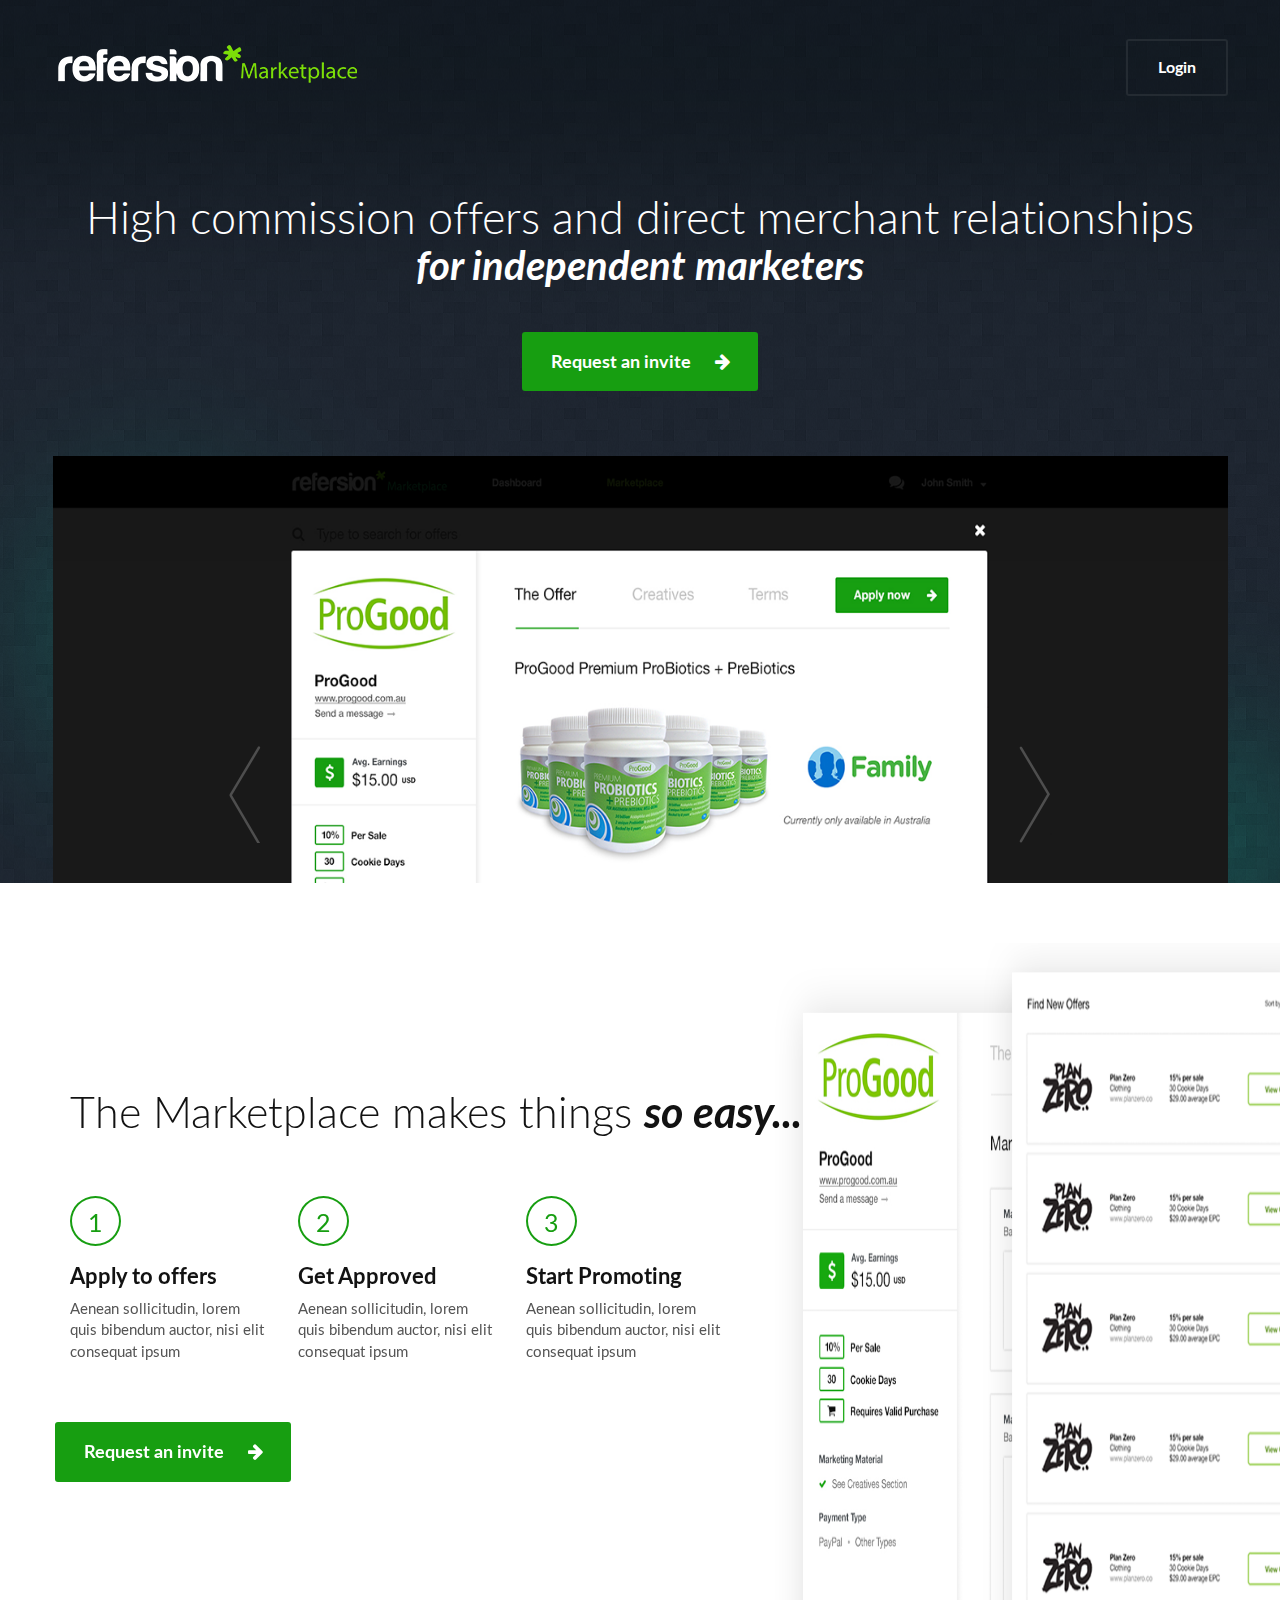
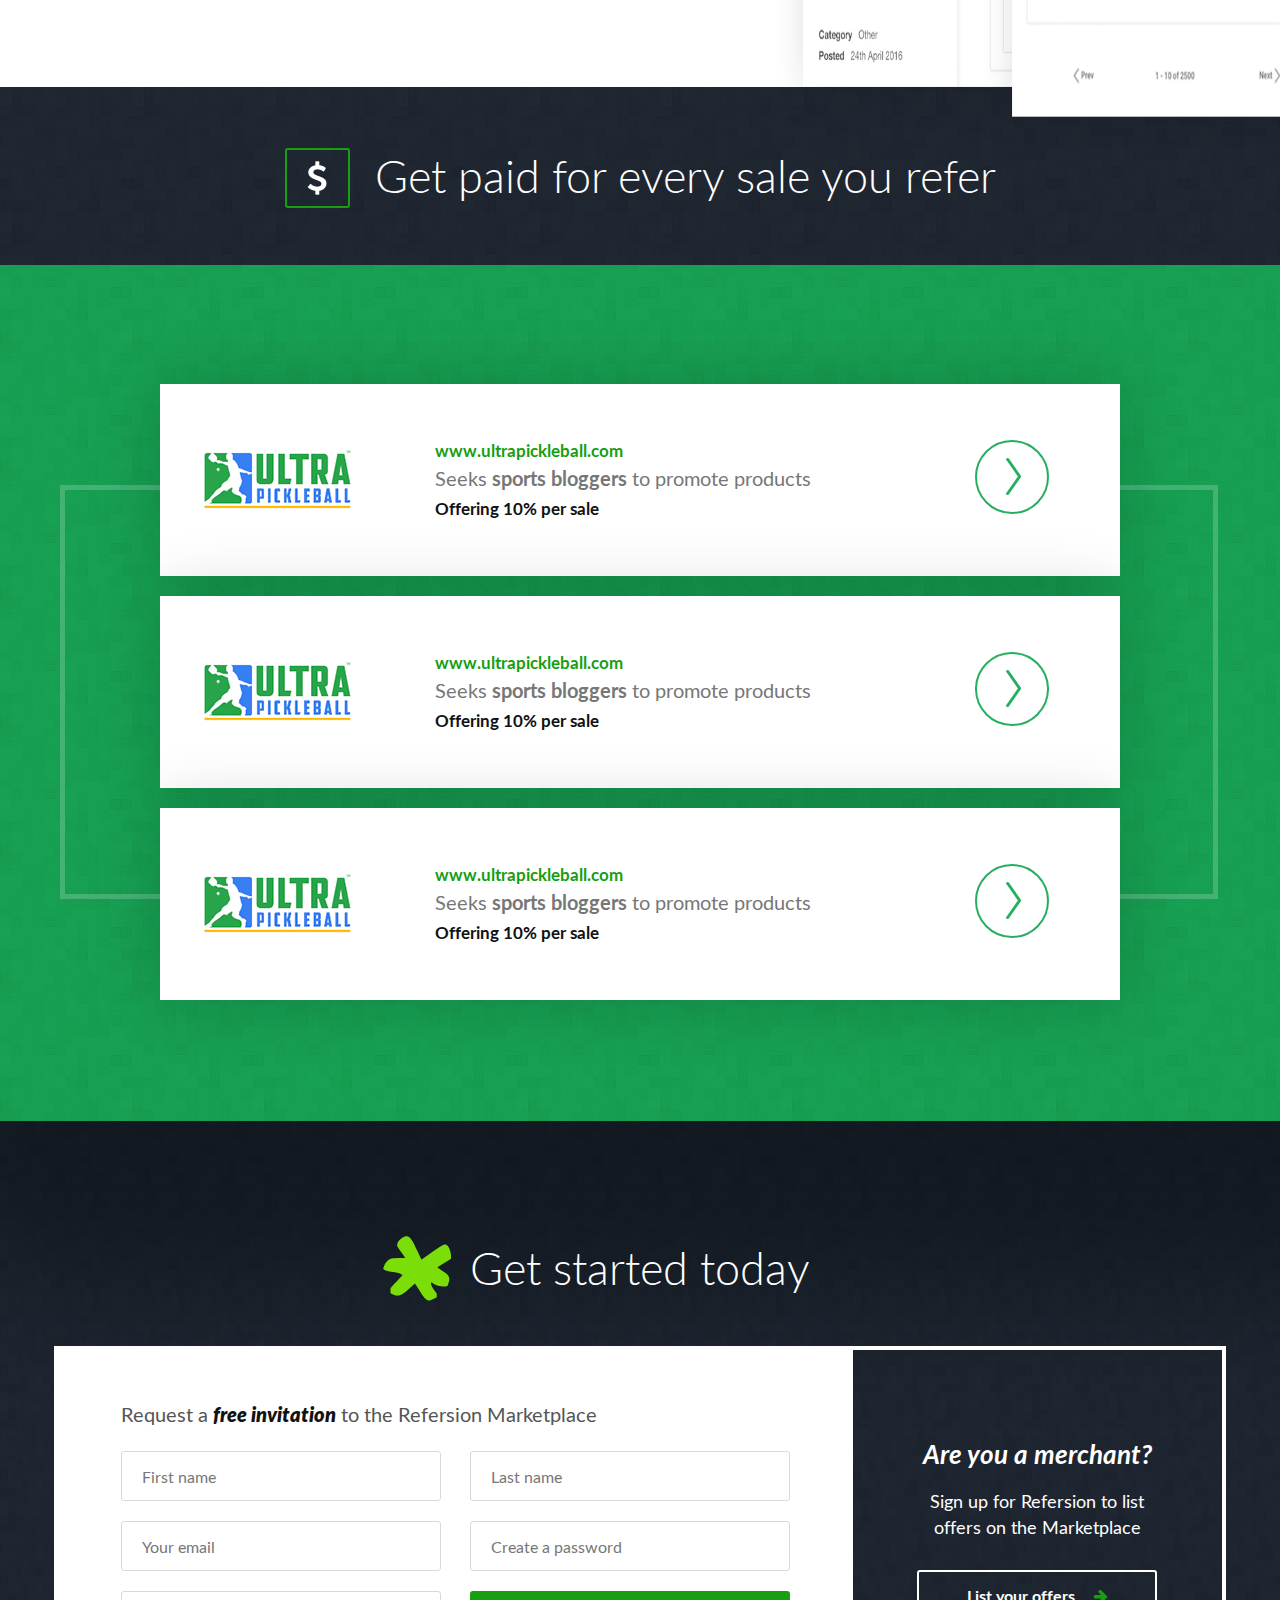
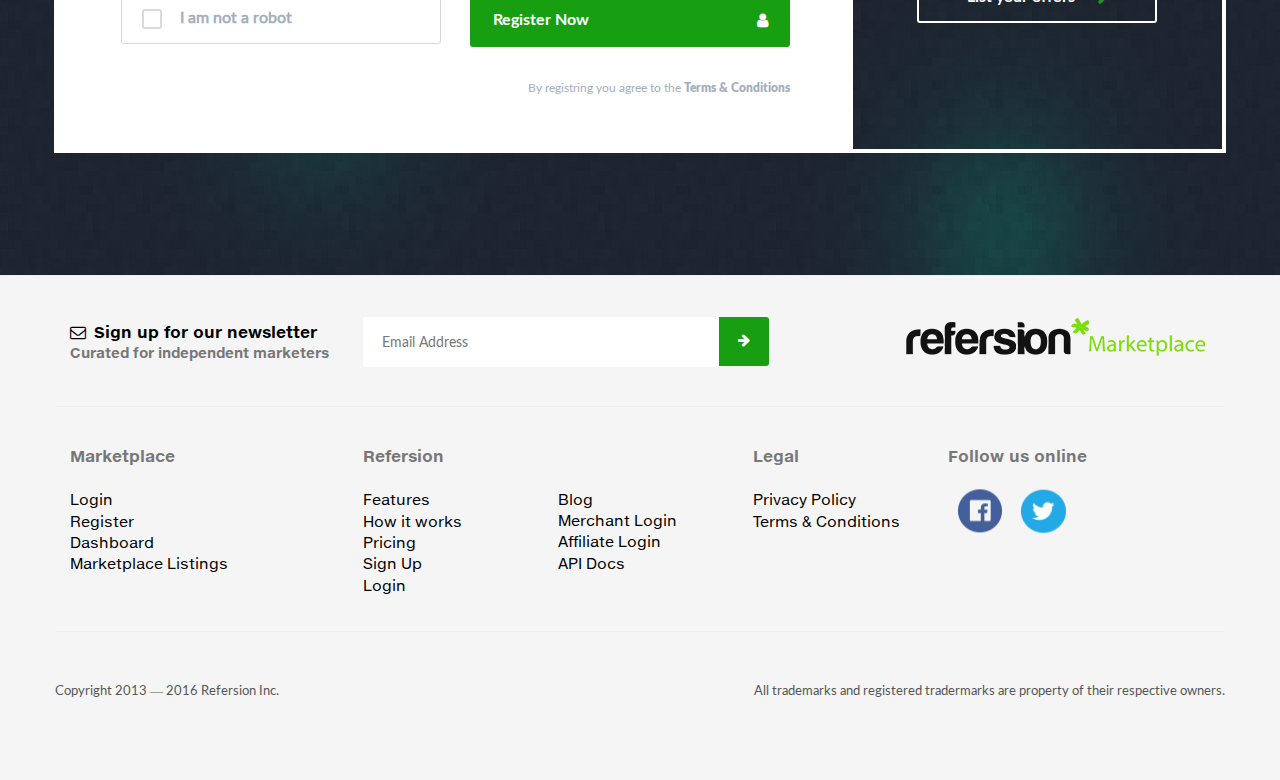
<file: app/index.html>
<!DOCTYPE html>
  <html>
  <head>
    <meta charset="utf-8" />
    <title>Refersion</title>
    <meta http-equiv="X-UA-Compatible" content="IE=edge" />
    <meta name="viewport" content="width=device-width, initial-scale=1.0" />
    <link rel="stylesheet" href="css/bootstrap.min.css">
    <link rel="stylesheet" type="text/css" href="css/footer.css">
    <link rel="stylesheet" href="css/main.css"/>
    <link rel="stylesheet" href="css/slick.css">
    <link rel="stylesheet" href="css/fonts.css">
    <link rel="stylesheet" href="https://cdnjs.cloudflare.com/ajax/libs/font-awesome/4.6.3/css/font-awesome.min.css">
  </head>
  <body>
    <div class="wrapper">
      <div class="top-block">
        <header class="header clearfix">
          <div class="wrap-logo">
            <a href="#"><img src="img/logo.png" alt="logo" class="logo"></a>
            <strong>Refersion</strong>
          </div>
          <div class="hamburger icon-close">
            <button class="toggle_mnu hamburger">
              <span class="sandwich">
                <span class="sw-topper"></span>
                <span class="sw-bottom"></span>
                <span class="sw-footer"></span>
              </span>
            </button>
          </div>
          <nav class="top_mnu">
            <ul>
              <li><a href="#">Login</a></li>
            </ul>
          </nav>
          <div class="login-button">
            <a href="#" class="login-link">Login</a>
          </div>
        </header><!--Header finish-->  
        <div class="main-top-block clearfix">
          <h1 class="title">High commission offers and direct merchant relationships</h1>
          <h2 class="subtitle">for independent marketers</h2>
          <div class="request-button">
            <a href="#" class="request-link">Request an invite<i class="fa fa-arrow-right arrow-right" aria-hidden="true"></i></a>
          </div>
        </div>
        <div class="slider-wrapper">
          <div class="slider single-item home__slideshow-desctop">
            <div><img class="slider-image first-image" alt="slider-image" src="img/slider-image.png"/></div>
            <div><img class="slider-image second-image" alt="slider-image" src="img/slider-image.png"/></div>
            <div><img class="slider-image thirt-image" alt="slider-image" src="img/slider-image.png"/></div>
          </div>
          <div class="slider clearfix single-item home__slideshow-mobile">
            <div><img alt="slider-image" src="img/slider-image-mobile.png"/></div>
            <div><img alt="slider-image" src="img/slider-image-mobile.png"/></div>
            <div><img alt="slider-image" src="img/slider-image-mobile.png"/></div>
          </div>
        </div>
      </div><!--Top block finish-->
      <div class="how-it-work ">
        <div class="how-it-work-content container">
          <h2 class="marketplace-title ">The Marketplace makes things <span>so easy...</span></h2>      
          <div class="marketplace-info row">
            <div class="col-sm-4 step">
              <div class="number-step">1</div>
              <h4 class="step-subtitle">Apply to offers</h4>
              <p class="step-info">Aenean sollicitudin, lorem quis bibendum auctor, nisi elit consequat ipsum</p>
            </div>
            <div class="col-sm-4 step">
              <div class="number-step">2</div>
              <h4 class="step-subtitle">Get Approved</h4>
              <p class="step-info">Aenean sollicitudin, lorem quis bibendum auctor, nisi elit consequat ipsum</p>
            </div>
            <div class="col-sm-4 step">
              <div class="number-step">3</div>
              <h4 class="step-subtitle">Start Promoting</h4>
              <p class="step-info">Aenean sollicitudin, lorem quis bibendum auctor, nisi elit consequat ipsum</p>
            </div>
            <a href="#" class="request-link step-button clearfix">
              Request an invite<i class="fa fa-arrow-right arrow-right" aria-hidden="true"></i>
            </a>
          </div>
        </div>
        <img src="img/how-it-work.png" alt="image" class="how-it-work-image">
      </div><!--How-it-work finish-->
      <div class="paid-block clearfix">
        <div class="wrap-paid clearfix">
          <div class="paid"><div class="paid-icon"><img src="img/dollar-icon.png" alt="dollar-icon"></div>Get paid for every sale you refer</div>
        </div>  
      </div>  <!--Paid block finish-->
      <div class="discount-block">
        <div class="discount-content container">
          <div class="first-discount row">
            <div class="discount-logo col-sm-3">
              <img src="img/discount-logo.png" alt="discount-logo">
            </div>
            <div class="discount-info col-sm-7">
              <a href="http:www.ultrapickleball.com" target="_blank" class="discount-link">www.ultrapickleball.com</a>
              <p class="discount-description">Seeks <span>sports bloggers</span> to promote products</p>
              <span class="discount-offering">Offering 10% per sale</span>
            </div>
            <div class="col-sm-2">
              <a href="#" class="right-button"></a>
            </div>
          </div>
          <div class="first-discount second-discount row">
            <div class="discount-logo col-sm-3">
              <img src="img/discount-logo.png" alt="discount-logo">
            </div>
            <div class="discount-info col-sm-7">
              <a href="http:/www.ultrapickleball.com" target="_blank" class="discount-link">www.ultrapickleball.com</a>
              <p class="discount-description">Seeks <span>sports bloggers</span> to promote products</p>
              <span class="discount-offering">Offering 10% per sale</span>
            </div>
            <div class="col-sm-2">
              <a href="#" class="right-button"></a>
            </div>
          </div>
          <div class="first-discount second-discount last-discount row">
            <div class="discount-logo col-sm-3">
              <img src="img/discount-logo.png" alt="discount-logo">
            </div>
            <div class="discount-info col-sm-7">
              <a href="http:www.ultrapickleball.com" target="_blank" class="discount-link">www.ultrapickleball.com</a>
              <p class="discount-description">Seeks <span>sports bloggers</span> to promote products</p>
              <span class="discount-offering">Offering 10% per sale</span>
            </div>
            <div class="col-sm-2">
              <a href="#" class="right-button"></a>
            </div>
          </div>                
        </div>
      </div><!--Discount block finish-->
      <div class="start-block clearfix">
        
        <h4 class="start-title">Get started today</h4>
        <div class="wrapper-start-block clearfix">
        <div class="container form">
          <div class="row form-content">
            <h4 class="form-title">Request a <span>free invitation</span> to the Refersion Marketplace</h4>
            <div class="col-sm-12 first-form">
              <form class="first-form" action="get">
                <input type="text" class="name" placeholder="First name">
                <input type="text" placeholder="Last name">
                <input type="text" class="email-input"  placeholder="Your email">
                <input type="text" placeholder="Create a password">
                <div class="check clearfix">
                  <input class="checkbox" type="checkbox" name="check" value="check1"><label for="check1" class="check-text">I am not a robot</label>
                </div>
                <a href="#" class="register-button clearfix">
                  Register Now<i class="fa fa-user right-icon" aria-hidden="true"></i>
                </a>
              </form>
              <span class="tip clearfix">By registring you agree to the <a href="#" class="conditions">Terms & Conditions</a></span>
              </div>
            </div>
          </div>
            <div class="subscription">
              <h3 class="subscription-title">Are you a merchant?</h3>
              <p class="subscription-subtitle">Sign up for Refersion to list offers on the Marketplace</p>
              <a href="#" class="subscription-link">List your offers<i class="fa fa-arrow-right arrow-offer" aria-hidden="true"></i></a>
            </div>
          </div>          
        </div>  <!--Start block finish-->
        <footer class="footer clearfix">
          <div class="footer-content container">
            <div class="row top-footer ">
              <div class="wrap-revers">
                <div class=" col-md-3 col-sm-12">
                  <span class="newsletter-title"><i class="fa fa-envelope-o" aria-hidden="true"></i>Sign up for our newsletter</span>
                  <span class="info-marketer">Curated for independent marketers</span>
                </div>

                <div class="col-md-5 col-sm-12">
                  <div class="email-form clearfix">
                    <input type="text" placeholder=" Email Address" class="email"><a href="#" class="email-link"><i class="fa fa-arrow-right email-link-icon" aria-hidden="true"></i></a>
                  </div>
                </div>
              </div>
              <div class=" col-md-4 col-sm-12">
                <a href="#" class="bottom-logo">
                  <img src="img/bottom-logo.png" alt="#">
                </a>
              </div>
            </div>
            <div class="row middle-footer">
              <div class="col-sm-3 col-xs-6 marketplace">
                <h4 class="footer-subtitle">Marketplace</h4>
                <ul class="list">
                  <li><a href="#">Login</a></li>
                  <li><a href="#">Register</a></li>
                  <li><a href="#">Dashboard</a></li>
                  <li><a href="#">Marketplace Listings</a></li>
                </ul>
              </div>
              <div class="col-sm-2 col-xs-6 refersion">
                <h4 class="footer-subtitle">Refersion</h4>
                <ul class="list">
                  <li><a href="#">Features</a></li>
                  <li><a href="#">How it works</a></li>
                  <li><a href="#">Pricing</a></li>
                  <li><a href="#">Sign Up</a></li>
                  <li><a href="#">Login</a></li>
                </ul>
              </div>
              <div class="col-sm-2 col-xs-6 api">
                <ul class="list">
                  <li><a href="#">Blog</a></li>
                  <li><a href="#">Merchant Login</a></li>
                  <li><a href="#">Affiliate Login</a></li>
                  <li><a href="#">API Docs</a></li>
                </ul>
              </div>
              <div class="col-sm-2 col-xs-6 legal">
                <h4 class="footer-subtitle">Legal</h4>
                <ul class="list">
                  <li><a href="#">Privacy Policy</a></li>
                  <li><a href="#">Terms & Conditions</a></li>
                  <li><a href="#"></a></li>
                  <li><a href="#"></a></li>
                </ul>
              </div>
              <div class="col-sm-3 col-xs-12 social">
                <h4 class="footer-subtitle social-subtitle">Follow us online</h4>
                <ul class="list social-list ">
                  <li class="facebook"><a href="#"></a></li>
                  <li class="twitter"><a href="#"></a></li>
                </ul>
              </div>
            </div>
            <div class="row bottom-footer">
              <div class="col-sm-6">
                <span>Copyright 2013 — 2016 Refersion Inc.</span>
              </div>
              <div class="col-sm-6">
                <span class="brand-info">All trademarks and registered tradermarks are property of their respective owners.</span>
              </div>
            </div>
          </div>
        </footer>
      </div>
      <script src="js/jquery-1.12.3.min.js"></script>
      <script src="js/common.js"></script>
      <script src="js/slick.js"></script>
      <script>$('.single-item').slick();</script>
      <!-- Yandex.Metrika counter --><!-- /Yandex.Metriska counter -->
      <!-- Google Analytics counter --><!-- /Google Analytics counter -->
    </body>
    </html>
</file>
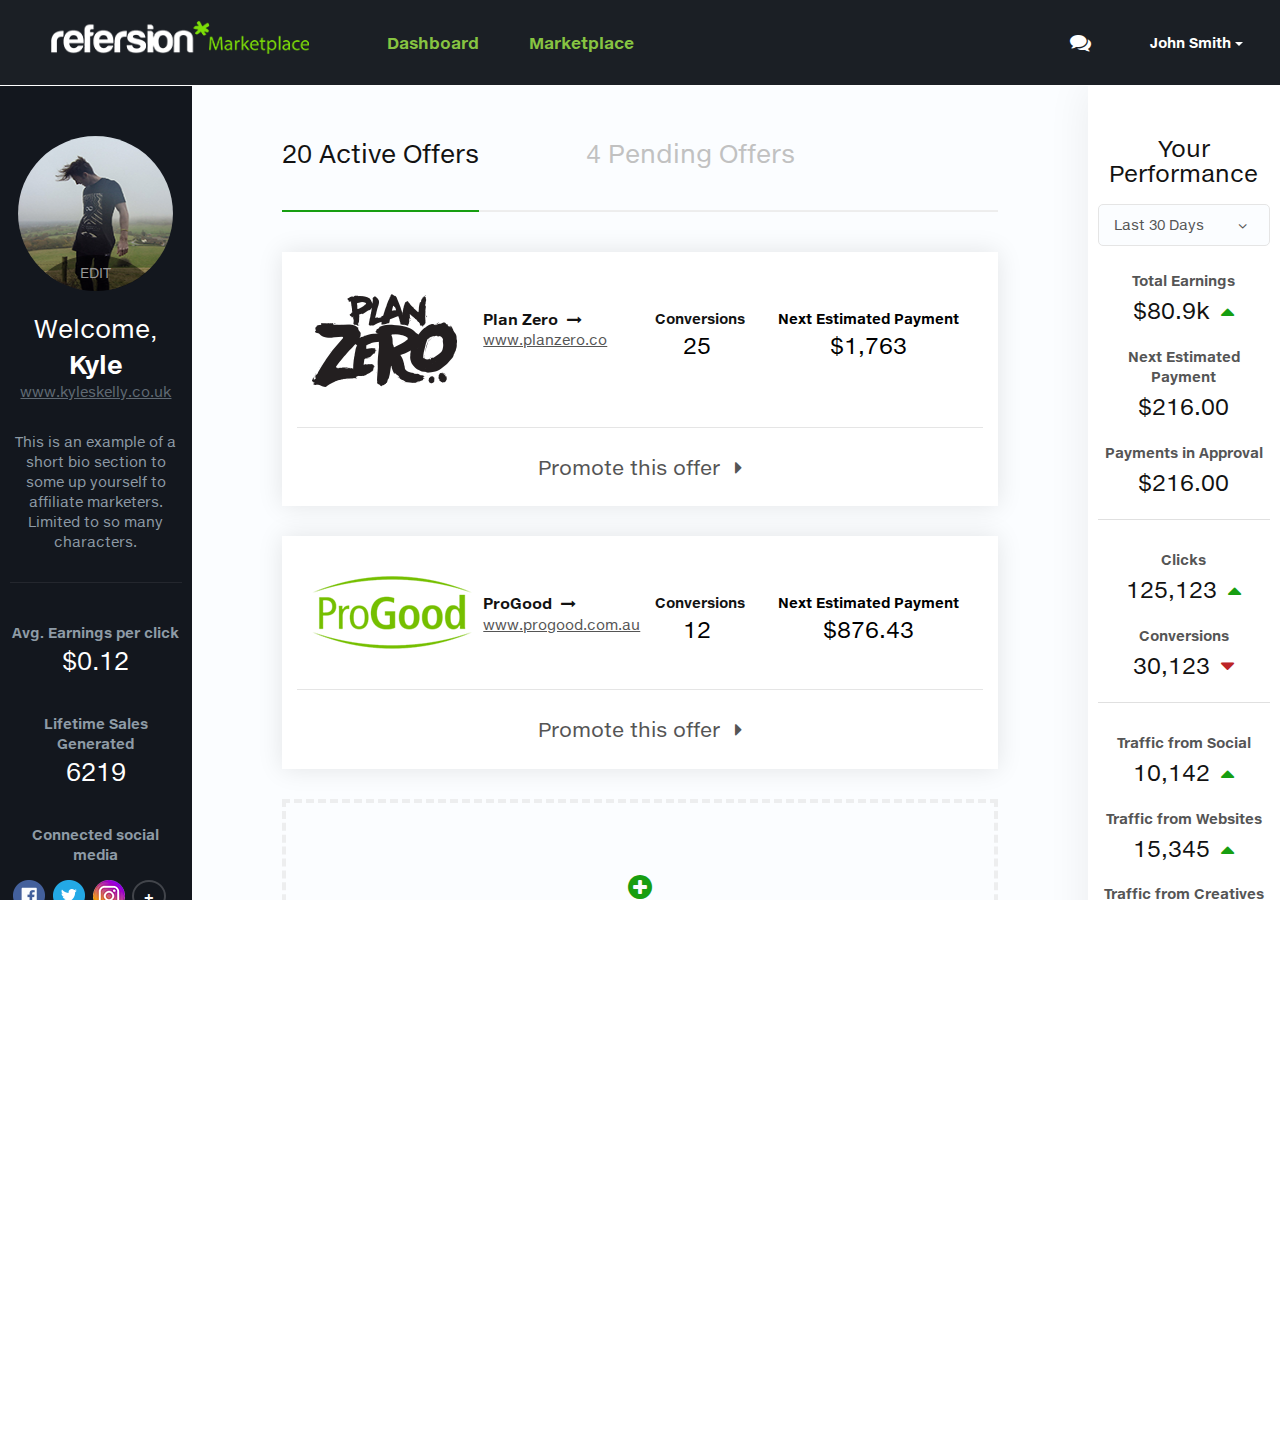
<file: app/dashboard.html>
<!DOCTYPE html>
  <html>
    <head>
      <meta charset="utf-8" />
      <title>Refersion dashboard</title>
      <meta http-equiv="X-UA-Compatible" content="IE=edge" />
      <meta name="viewport" content="width=device-width, initial-scale=1.0" />
      <link rel="stylesheet" href="css/jquery-ui.css">
      <link rel="stylesheet" href="css/bootstrap.min.css">
      <link rel="stylesheet" type="text/css" href="css/header.css">
      <link rel="stylesheet" type="text/css" href="css/footer.css">
      <link rel="stylesheet" href="css/jquery.modal.css">
      <link rel="stylesheet" href="css/dashboard.css"/>
      <link rel="stylesheet" href="css/fonts.css">
      <link rel="stylesheet" href="https://cdnjs.cloudflare.com/ajax/libs/font-awesome/4.6.3/css/font-awesome.min.css">
    </head>
    <body>
      <div class="wrapper">
        <header class="header">
          <div class="header-center ">
            <div class="wrap-logo">
              <a href="#"><img src="img/logo.png" alt="logo" class="logo"></a>
              <strong>Refersion</strong>
            </div>
            <nav class="navi">
              <a href="#" id="toggle-link" class="nav-link dashboard-link">Dashboard</a>
              <a href="#" class="nav-link marketplace-link active-marketplace">Marketplace</a>
              <div id="message" class="recent">  <!--Recent block-->
                <h6 class="recent-title">RECENT</h6>
                <div class="wrap-recent">
                  <div class="recent-offer clearfix">
                    <img src="img/mini-zero.png" alt="#" class="mini-offer-image">
                    <h4 class="offer-title">Plan Zero</h4>
                    <span class="your-earned">You earned $129.00 <i class="fa fa-caret-up up-arrow" aria-hidden="true"></i></span>
                  </div>
                </div>
                <div class="wrap-recent">
                  <div class="recent-offer clearfix">
                    <img src="img/mini-zero.png" alt="#" class="mini-offer-image">
                    <h4 class="offer-title">Plan Zero</h4>
                    <span class="your-earned">You earned $129.00 <i class="fa fa-caret-up up-arrow" aria-hidden="true"></i></span>
                  </div>
                </div>
                <div class="wrap-recent">
                  <div class="recent-offer clearfix">
                    <img src="img/mini-zero.png" alt="#" class="mini-offer-image">
                    <h4 class="offer-title">Plan Zero</h4>
                    <span class="your-earned">You earned $129.00 <i class="fa fa-caret-up up-arrow" aria-hidden="true"></i></span>
                  </div>
                </div>
                <h4 class="all-offer-link">View all your offer</h4>   
              </div>   
            </nav>
            <div class="hamburger icon-close"> <!--Hamburger menu-->
              <button class="toggle_mnu hamburger">
                <span class="sandwich">
                  <span class="sw-topper"></span>
                  <span class="sw-bottom"></span>
                  <span class="sw-footer"></span>
                </span>
              </button>
            </div>
            <nav class="top_mnu"><!--attached files-->
              <div class="wrap-aatch-mnu">
                <div class="login-top-mnu">
                  <i class="fa fa-comments" aria-hidden="true"></i>
                  <!-- <div class="dropdown login-dropdown"> -->
                    <button class="btn btn-login-mnu btn-default dropdown-toggle login-dropdown-button" type="button" id="dropdownMenu1" data-toggle="dropdown" aria-haspopup="true" aria-expanded="true">
                      John Smith
                      <span class="caret"></span>
                    </button>
                    <ul class="submenu login-submenu">
                      <li class="submenu-list"><a href="#"></a>item 1</li>
                      <li class="submenu-list"><a href="#"></a>item 2</li>
                      <li class="submenu-list"><a href="#"></a>item 3</li>
                    </ul>
                </div>
                <div class="nav-link nav-link-hidden">
                  <a id="toggle-link" class="dashboard-link attach-dashboard-link" href="#">Dashboard</a>
                  <ul class="submenu dashboard-submenu">
                    <li class="submenu-list"><a href="#"></a>item 1</li>
                    <li class="submenu-list"><a href="#"></a>item 2</li>
                    <li class="submenu-list"><a href="#"></a>item 3</li>
                  </ul>
                </div>
                <div class="nav-link nav-link-hidden">
                  <a class="attach-marketplace-link" href="#">Marketplace</a>
                </div>
              </div>
            </nav>
       
            <div class="login">
              <i class="fa fa-comments" aria-hidden="true"></i>
              <div class="dropdown login-dropdown">
                <button class="btn btn-default dropdown-toggle login-dropdown-button" type="button" id="dropdownMenu1" data-toggle="dropdown" aria-haspopup="true" aria-expanded="true">
                  John Smith
                  <span class="caret"></span>
                </button>
                <ul class="dropdown-menu dropdown-menu-header" aria-labelledby="dropdownMenu1">
                  <li class="dropdown-menu-header-list"><a class="edit-your-profile" href="#"><i class="fa fa-user" aria-hidden="true"></i>Edit your profile</a></li>
                  <li class="dropdown-menu-header-list"><a href="#"><i class="fa fa-bell" aria-hidden="true"></i>Notification Settings</a></li>
                  <li class="dropdown-menu-header-list"><a href="#"><i class="fa fa-comment" aria-hidden="true"></i>Feedback</a></li>
                  <li role="separator" class="divider login-divider"></li>
                  <li class="dropdown-menu-header-list"><a class="logout" href="#">Log Out <i class="fa fa-sign-out" aria-hidden="true"></i></a></li>
                </ul>
              </div>
            </div>
          </div>        
        </header><!--  Header finish  -->
<!--         <div class="wrapper-modal wrap-change-login"> change password modal window
  <div class="modal-ref modal-change-pas container-fluid">
    <div class="modal-header">
      <img src="img/close.png" alt="close" class="close-icon-header close-ic">
      <h6 class="change-pas-title">Change your password</h6>
    </div>
    <div class="wrap-link-container">
      <p>
        <form action="get" class="form-chage-pas">
          <p class="change-instruction">Current Password</p>
          <input class="pass-form" type="password" placeholder=" Type current password">
          <div class="change-instruction">New Password</div>
          <input class="pass-form" type="password" placeholder=" Type a new password">
          <input class="pass-form" type="password" placeholder=" Confirm new password">
          <input class="submit-pas" value="Save Changes" type="submit">
        </form>
      </p>
    </div>  
  </div>
</div>   -->
        <div class="main-wrap"><!-- main content -->
          <div class="left-sidebar">
            <div class="left-sidebar-wrap">
              <div class="avatar">
                <img src="img/ava.png" alt="avatar" class="ava-img">
                <div class="edit-bg">
                  <a href="#" class="edit">EDIT</a>
                </div>
              </div>
              <div class="welcome-block">
                <div class="welcome-title">Welcome, <span class="welcome-name">Kyle</span></div>
                <a href="#" class="welcome-link">www.kyleskelly.co.uk</a>
                <p class="welcome-description">
                  This is an example of a short bio section to some up yourself to affiliate marketers. Limited to so many characters.
                </p>
              </div>
              <div class="social-media">
                <div class="info">
                  <p>Avg. Earnings per click</p>
                  <span>$0.12</span>
                </div>
                <div class="info">
                  <p>Lifetime Sales Generated</p>
                  <span>6219</span>
                </div>
                <div class="info">
                  <p>Connected social media</p>
                  <ul class="social-list-left clearfix">
                    <li class="fs-link"><a class="social-container" href="#"></a></li>
                    <li class="tw-link"><a class="social-container" href="#"></a></li>
                    <li class="insta-link"><a class="social-container" href="#"></a></li>
                    <li class="plus-link"><a class="social-container" href="#">+</a></li>
                  </ul>
                </div>
              </div>
              <a href="#" class="edit-profile"><i class="fa fa-cog" aria-hidden="true"></i>Edit your profile settings</a>
            </div>
          </div><!--finish left-sidebar-->
          <div class="offer-content">
            <div class="offer-content-center">
              <div class="offer-header clearfix">
                <div class="wrapper-link-header clearfix">
                <a href="#" class="active-offer-header active-header" >
                  <span>20 Active Offers</span>
                </a>
                <a href="#" class="pending-offer-header">
                  <span>4 Pending Offers</span>
                </a>
                </div>
                <hr class="bott-hr" >  
              </div>
              <div class="offer container-fluid">
                <div class="offer-info row">
                  <div class="col-sm-3">
                    <img src="img/plan-zero.png" alt="img" class="offer-img">
                  </div>
                  <div class="col-sm-3">
                    <span class="merchart-info">Plan Zero <i class="fa fa-long-arrow-right" aria-hidden="true"></i></span>
                    <a href="#" class="merchart-link">www.planzero.co</a>
                  </div>
                  <div class="col-sm-2">
                    <span class="conversions" >Conversions</span>
                    <span class="conversions-number">25</span>
                  </div>
                  <div class="col-sm-4">
                    <span class="estimated">Next Estimated Payment</span>
                    <span class="estimated-rate">$1,763</span>
                  </div>
                </div>
                <div class="wrap-promote-button">
                  <span class="promote-button" >Promote this offer</span><i class="fa fa-caret-right small-arrow" aria-hidden="true"></i>
                </div>
                <div class="promotion-tools row">  <!--Promotion tools-->
                <span class="close-promotion">Close Promotion Tools <i class="fa fa-caret-down small-arrow" aria-hidden="true"></i></span>
                  <hr class="line" >
                  <div class="col-sm-3">
                    <div class="promotion-link referral-link-button">
                      <div class="icon-wrap">
                        <i class="fa fa-link fa-2x promotion-icon" aria-hidden="true"></i>
                      </div>
                      <span class="promotion-description">Referral-link</span>
                    </div>
                    <div class="wrap-modal wrapper-modal wrap-modal-ref"> <!--referral modal window-->
                      <div class="modal-ref container-fluid">
                        <div class="modal-header">
                        <img src="img/close.png" alt="close" class="close-icon">
                          <img src="img/plan-zero.png" class="modal-header-img">
                          <h5 class="modal-header-title">Promote with Referral Link</h5>
                        </div>
                        <div class="wrap-link-container">
                          <div class="link-container row">
                            <div class="col-sm-7">
                              <span class="link-description">REFERRAL LINK</span>
                              <a href="#" class="refferal-link">www.refersion.com/rfsn=29.a122</a>
                            </div>
                            <div class="col-sm-5">
                              <a href="#" class="copy-link">Copy Link</a>
                            </div>    
                          </div>
                        </div>  
                        <div class="promote-icon clearfix">
                          <div class="shorten-container">
                            <a href="#" class="icon-link"><i class="fa fa-link modal-icon" aria-hidden="true"></i>Shorten Link</a>
                          </div>
                          <div class="soc-icon-container">
                            <a href="#" class="icon-link"><i class="fa promotion-icon fa-users modal-icon" aria-hidden="true"></i>Share on Social Media</a>
                          </div>
                        </div>  
                      </div>
                    </div><!--referral modal window finish-->
                  </div>

                  <div class="col-sm-3">
                    <div class="promotion-link affiliate-button">
                      <div class="icon-wrap">
                        <i class="fa fa-2x promotion-icon fa-ticket" aria-hidden="true"></i>
                      </div>
                      <span class="promotion-description">Affiliate Codes</span>
                    </div>
                    <div class="wrap-modal wrapper-modal wrap-modal-affiliate"> <!--affiliate modal window-->
                      <div class="modal-ref modal-affiliate container-fluid">
                        <div class="modal-header">
                        <a href="#" class="close-icon" rel="modal:close"><img src="img/close.png" alt="close"></a>
                          <img src="img/plan-zero.png" class="modal-header-img">
                          <h5 class="modal-header-title">Promote with Affiliate Code</h5>
                        </div>
                        <div class="link-container row">
                          <div class="col-sm-7">
                            <span class="link-description">AFFILIATE CODE</span>
                            <a href="#" class="refferal-link">hu1fu7y</a>
                          </div>
                          <div class="col-sm-5">
                            <a href="#" class="copy-link">Copy Link</a>
                          </div>    
                        </div>
                        <div class="link-container row">
                          <div class="col-sm-7">
                            <span class="link-description">AFFILIATE CODE</span>
                            <a href="#" class="refferal-link">hu1fu7y</a>
                          </div>
                          <div class="col-sm-5">
                            <a href="#" class="copy-link">Copy Link</a>
                          </div>    
                        </div>
                        <div class="link-container row">
                          <div class="col-sm-7">
                            <span class="link-description">AFFILIATE CODE</span>
                            <a href="#" class="refferal-link">hu1fu7y</a>
                          </div>
                          <div class="col-sm-5">
                            <a href="#" class="copy-link">Copy Link</a>
                          </div>    
                        </div>
                        <div class="link-container row">
                          <div class="col-sm-7">
                            <span class="link-description">AFFILIATE CODE</span>
                            <a href="#" class="refferal-link">hu1fu7y</a>
                          </div>
                          <div class="col-sm-5">
                            <a href="#" class="copy-link">Copy Link</a>
                          </div>    
                        </div>
                        <div class="promote-icon clearfix">
                          <div class="shorten-container">
                            <a href="#" class="icon-link"><i class="fa fa-link modal-icon" aria-hidden="true"></i>Shorten Link</a>
                          </div>
                          <div class="soc-icon-container">
                            <a href="#" class="icon-link"><i class="fa promotion-icon fa-users modal-icon" aria-hidden="true"></i>Share on Social Media</a>
                          </div>
                        </div>  
                      </div>
                    </div><!--affiliate modal window finish-->
                  </div>
                  <div class="col-sm-3">
                    <div class="promotion-link socmedia-button">
                      <div class="icon-wrap">
                        <i class="fa fa-2x promotion-icon fa-users" aria-hidden="true"></i>
                      </div>
                      <span class="promotion-description">Social Media</span>
                    </div>
                    <div class="wrap-modal wrapper-modal wrap-modal-socmedia"> <!--social-media modal window-->
                      <div class="modal-ref modal-socmedia  container-fluid">
                        <div class="modal-header socmedia-header">
                          <img src="img/close.png" alt="close" class="close-icon">
                          <img src="img/plan-zero.png" class="modal-header-img">
                          <h5 class="modal-header-title modal-header-social">Promote by Social Media or Email</h5>
                        </div>
                        <ul class="socmedia-wrap">
                          <li class="socmedia-fs-container"><a class="socmedia-fs-icon promo-link" href="#"></a></li>
                          <li class="socmedia-tw-container"><a class="socmedia-tw-icon promo-link" href="#"></a></li>
                          <li class="socmedia-inst-container"><a class="socmedia-inst-icon promo-link" href="#"></a></li>
                          <li class="socmedia-pint-container"><a class="socmedia-pint-icon promo-link" href="#"></a></li>
                          <li class="socmedia-letter-container"><a class="socmedia-letter-icon promo-link-last" href="#"><i class="fa fa-envelope-o" aria-hidden="true"></i></a></li>
                        </ul>
                        <div class="wrap-promo-code">
                          <p class="socmedia-description">Select a code to add to description</p>
                          <ul class="socmedia-code-wrap">
                            <li><a class="socmedia-code-link" href="#">hu1fu7y</a></li>
                            <li><a class="socmedia-code-link" href="#">126jndf</a></li>
                            <li><a class="socmedia-code-link" href="#">8yjbjngj</a></li>
                            <li><a class="socmedia-code-link" href="#">sadb63</a></li>
                          </ul>
                        </div>
                      </div>
                    </div><!--social-media modal window finish-->
                  </div>
                  <div class="col-sm-3">
                    <div class="promotion-link deep-link">
                      <div class="icon-wrap">
                        <i class="fa fa-2x promotion-icon fa-external-link" aria-hidden="true"></i>
                      </div>
                      <span class="promotion-description">Deep Link</span>
                    </div>
                    <div class="wrap-modal wrapper-modal wrap-modal-deep"> <!--deep modal window-->
                      <div class="modal-ref container-fluid">
                        <div class="modal-header">
                        <img src="img/close.png" alt="close" class="close-icon">
                          <img src="img/plan-zero.png" class="modal-header-img">
                          <h5 class="modal-header-title">Promote with Deep Link</h5>
                        </div>
                        <div class="wrap-link-container">
                          <div class="link-container row">
                            <div class="col-sm-7">
                              <span class="link-description">ATTACHED</span>
                              <a href="#" class="refferal-link">www.refersion.com/rfsn=29.a122</a>
                            </div>
                            <div class="col-sm-5">
                              <a href="#" class="copy-link">Copy Link</a>
                            </div>    
                          </div>
                        </div>  
                        <div class="promote-icon clearfix">
                          <div class="shorten-container">
                            <a href="#" class="icon-link"><i class="fa fa-link modal-icon" aria-hidden="true"></i>Shorten Link</a>
                          </div>
                          <div class="soc-icon-container">
                            <a href="#" class="icon-link"><i class="fa promotion-icon fa-users modal-icon" aria-hidden="true"></i>Share on Social Media</a>
                          </div>
                        </div>  
                      </div>

                    </div><!--deep window finish-->
                  </div>
                </div>
              </div>
              <div class="offer container-fluid">
                <div class="offer-info row">
                  <div class="col-sm-3">
                    <img src="img/banner-logo.png" alt="img" class="offer-img">
                  </div>
                  <div class="col-sm-3">
                    <span class="merchart-info">ProGood <i class="fa fa-long-arrow-right" aria-hidden="true"></i></span>
                    <a href="#" class="merchart-link">www.progood.com.au</a>
                  </div>
                  <div class="col-sm-2">
                    <span class="conversions" >Conversions</span>
                    <span class="conversions-number">12</span>
                  </div>
                  <div class="col-sm-4">
                    <span class="estimated">Next Estimated Payment</span>
                    <span class="estimated-rate">$876.43</span>
                  </div>
                </div>
                <div class="wrap-promote-button">
                  <span class="promote-button" >Promote this offer</span><i class="fa fa-caret-right small-arrow" aria-hidden="true"></i>
                </div>
                <div class="promotion-tools row">  <!--Promotion tools-->
                  <p class="close-promotion">Close Promotion Tools <i class="fa fa-caret-down small-arrow" aria-hidden="true"></i></p>
                  <hr class="line" >
                  <div class="col-sm-3">
                    <div class="promotion-link">
                      <div class="icon-wrap">
                        <i class="fa fa-link fa-2x promotion-icon" aria-hidden="true"></i>
                      </div>
                      <span class="promotion-description">Referral-link</span>
                    </div>
                  </div>
                  <div class="col-sm-3">
                    <div class="promotion-link">
                      <div class="icon-wrap">
                        <i class="fa fa-2x promotion-icon fa-ticket" aria-hidden="true"></i>
                      </div>
                      <span class="promotion-description">Affiliate Codes</span>
                    </div>
                  </div>
                  <div class="col-sm-3">
                    <div class="promotion-link">
                      <div class="icon-wrap">
                        <i class="fa fa-2x promotion-icon fa-users" aria-hidden="true"></i>
                      </div>
                      <span class="promotion-description">Social Media</span>
                    </div>
                  </div>
                  <div class="col-sm-3">
                    <div class="promotion-link">
                      <div class="icon-wrap">
                        <i class="fa fa-2x promotion-icon fa-external-link" aria-hidden="true"></i>
                      </div>
                      <span class="promotion-description">Deep Link</span>
                    </div>
                  </div>
                </div>
              </div>
              <div class="add-offer">
                <div class="wrap-plus">
                  <i class="fa fa-2x fa-plus-circle" aria-hidden="true"></i>
                </div>  
                  <span class="add-offer-title">Add more offers</span>
                  <a href="#" class="brows-link" >Browse the marketplace</a>
              </div>
            </div>
          </div><!--finish offer-content-->
          <div class="perfomance-sidebar">
            <div class="perfomance-center">
              <div class="your-perfomance">
                <h5 class="perfomance-title">Your Performance</h5>
                <div class="dropdown dropdown-date">
                  <button class="btn date btn-default dropdown-toggle" type="button" id="dropdownMenu1" data-toggle="dropdown" aria-haspopup="true" aria-expanded="true">
                    Last 30 Days
                    <i class="fa date-angle-down fa-angle-down" aria-hidden="true"></i>
                  </button>
                  <ul class="dropdown-menu dropdown-menu-date" aria-labelledby="dropdownMenu1">
                    <li><a href="#">Last 20 Days</a></li>
                    <li><a href="#">Last 10 Days</a></li>
                    <li><a href="#">Last 5 Days</a></li>
                  </ul>
                </div>
                <div class="wrap-perfomance-info">
                  <div class="perfomance-info">
                    <span class="perfomance-subtitle">Total Earnings</span>
                    <span class="perfomance-result"><a href="#" data-toggle="tooltip" data-placement="auto top" title="+ 5% since last 30 days">$80.9k</a> <a href="#" data-toggle="tooltip" data-placement="auto top" title="+ 5% since last 30 days"><i class="fa perfomance-up fa-caret-up" aria-hidden="true"></i></a></span>
                  </div>
                  <div class="perfomance-info">
                    <span class="perfomance-subtitle">Next Estimated Payment</span>
                    <span class="perfomance-result">$216.00</span>
                  </div>
                  <div class="perfomance-info">
                    <span class="perfomance-subtitle">Payments in Approval</span>
                    <span class="perfomance-result">$216.00 </i></span>
                  </div>
                </div>
                <div class="wrap-perfomance-info">
                  <div class="perfomance-info popup-position">
                    <span class="perfomance-subtitle ">Clicks</span>
                    <span class="perfomance-result"><a href="#" data-toggle="tooltip" data-placement="auto top" title="+ 5% since last 30 days">125,123</a> <a href="#" data-toggle="tooltip" data-placement="auto top" title="+ 5% since last 30 days"><i class="fa perfomance-up fa-caret-up" aria-hidden="true"></i></a></span>
                  </div>
                  <div class="perfomance-info">
                    <span class="perfomance-subtitle">Conversions</span>
                    <span class="perfomance-result"><a href="#" data-toggle="tooltip" data-placement="auto bottom" title="- 5% since last 30 days">30,123</a> <a href="#" data-toggle="tooltip" data-placement="auto bottom" title="- 5% since last 30 days"><i class="fa perfomance-down fa-caret-down" aria-hidden="true"></i></a></span>
                  </div>
                </div>
                <div class="perfomance-info">
                    <span class="perfomance-subtitle">Traffic from Social</span>
                    <span class="perfomance-result"><a href="#" data-toggle="tooltip" data-placement="auto top" title="+ 5% since last 30 days">10,142</a> <a href="#" data-toggle="tooltip" data-placement="auto top" title="+ 5% since last 30 days"><i class="fa perfomance-up fa-caret-up" aria-hidden="true"></i></a></span>
                </div>
                <div class="perfomance-info">
                    <span class="perfomance-subtitle">Traffic from Websites</span>
                    <span class="perfomance-result"><a href="#" data-toggle="tooltip" data-placement="auto top" title="+ 5% since last 30 days">15,345</a> <a href="#" data-toggle="tooltip" data-placement="auto top" title="+ 5% since last 30 days"><i class="fa perfomance-up fa-caret-up" aria-hidden="true"></i></a></span>
                </div>
                <div class="perfomance-info">
                    <span class="perfomance-subtitle">Traffic from Creatives</span>
                    <span class="perfomance-result"><a href="#" data-toggle="tooltip" data-placement="auto bottom" title="- 5% since last 30 days">12,455</a> <a href="#" data-toggle="tooltip" data-placement="auto bottom" title="- 5% since last 30 days"><i class="fa perfomance-down fa-caret-down" aria-hidden="true"></i></a></span>
                </div>
              </div>
            </div>
          </div><!--finish perfomance-sidebar-->
        </div>
          <footer class="footer clearfix"> <!-- Footer start -->
            <div class="footer-content container">
              <div class="row top-footer ">
                <div class="wrap-revers">
                  <div class=" col-md-3 col-sm-12">
                    <span class="newsletter-title"><i class="fa fa-envelope-o" aria-hidden="true"></i>Sign up for our newsletter</span>
                    <!-- <span class="info-marketer">Curated for independent marketers</span> -->
                  </div>
                  <div class="col-md-5 col-sm-12">
                    <div class="email-form clearfix">
                      <input type="text" placeholder=" Email Address" class="email"><a href="#" class="email-link"><i class="fa fa-arrow-right email-link-icon" aria-hidden="true"></i></a>
                    </div>
                  </div>
                </div>
                <div class=" col-md-4 col-sm-12">
                  <a href="#" class="bottom-logo">
                    <img src="img/bottom-logo.png" alt="#">
                  </a>
                </div>
              </div>
              <div class="row middle-footer">
                <div class="col-sm-3 col-xs-6 marketplace">
                  <h4 class="footer-subtitle">Marketplace</h4>
                  <ul class="list">
                    <li><a href="#">Login</a></li>
                    <li><a href="#">Register</a></li>
                    <li><a href="#">Dashboard</a></li>
                    <li><a href="#">Marketplace Listings</a></li>
                  </ul>
                </div>
                <div class="col-sm-2 col-xs-6 refersion">
                  <h4 class="footer-subtitle">Refersion</h4>
                  <ul class="list">
                    <li><a href="#">Features</a></li>
                    <li><a href="#">How it works</a></li>
                    <li><a href="#">Pricing</a></li>
                    <li><a href="#">Sign Up</a></li>
                    <li><a href="#">Login</a></li>
                  </ul>
                </div>
                <div class="col-sm-2 col-xs-6 api">
                  <ul class="list">
                    <li><a href="#">Blog</a></li>
                    <li><a href="#">Merchant Login</a></li>
                    <li><a href="#">Affiliate Login</a></li>
                    <li><a href="#">API Docs</a></li>
                  </ul>
                </div>
                <div class="col-sm-3 col-xs-6 legal">
                  <h4 class="footer-subtitle">Legal</h4>
                  <ul class="list">
                    <li><a href="#">Privacy Policy</a></li>
                    <li><a href="#">Terms & Conditions</a></li>
                    <li><a href="#"></a></li>
                    <li><a href="#"></a></li>
                  </ul>
                </div>
                <div class="col-sm-2 col-xs-6 social">
                  <h4 class="footer-subtitle social-subtitle">Social Media</h4>
                  <ul class="list">
                    <li><a href="#">Facebook</a></li>
                    <li><a href="#">Twitter</a></li>
                  </ul>
                </div>
              </div>
            </div>
          </footer>
      </div>
      <script src="js/jquery-1.12.3.min.js"></script>
      <script src="js/jquery-ui.js"></script>
      <script src="js/jquery.modal.js" ></script>
      <script src="js/common.js" ></script>
      <script src="https://maxcdn.bootstrapcdn.com/bootstrap/3.3.7/js/bootstrap.min.js" integrity="sha384-Tc5IQib027qvyjSMfHjOMaLkfuWVxZxUPnCJA7l2mCWNIpG9mGCD8wGNIcPD7Txa" crossorigin="anonymous"></script>
      <script>
        $(document).ready(function(){
            $('[data-toggle="tooltip"]').tooltip(); 
        });
        </script>
    </body>
  </html>
</file>
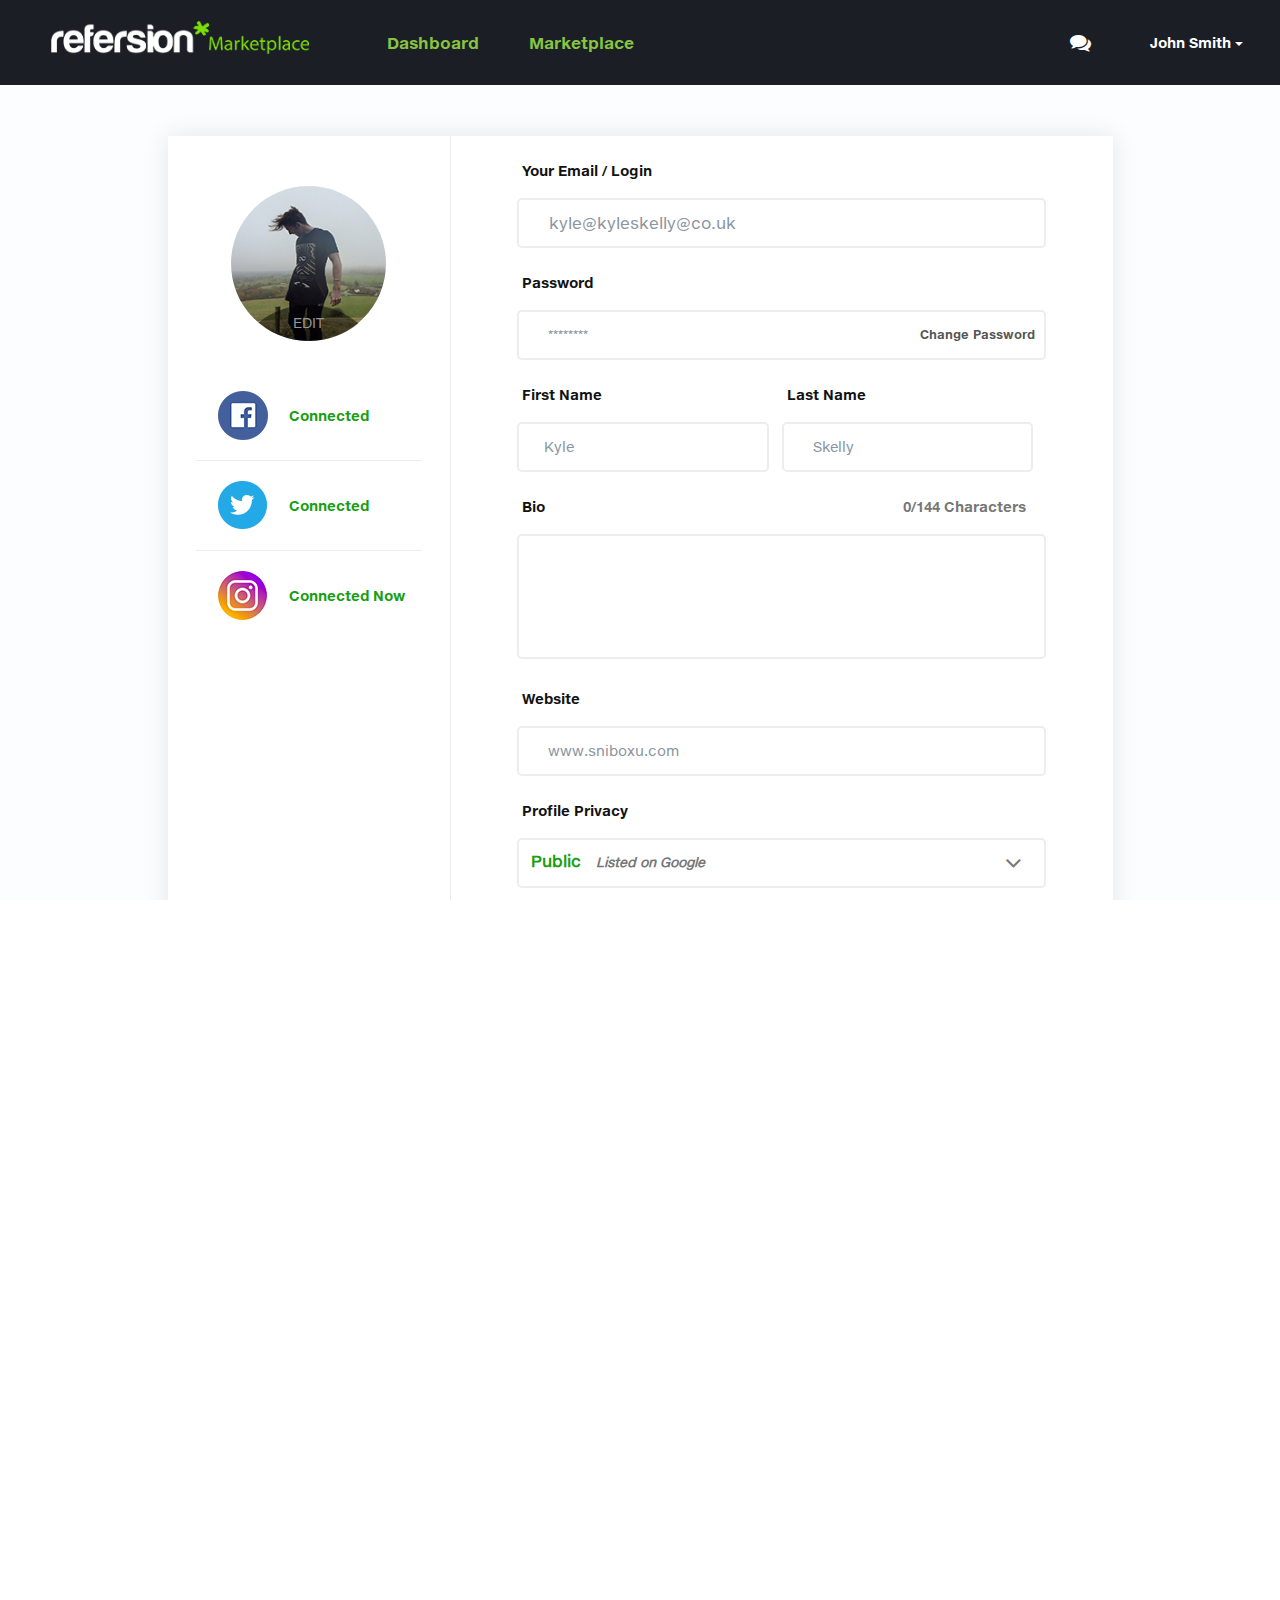
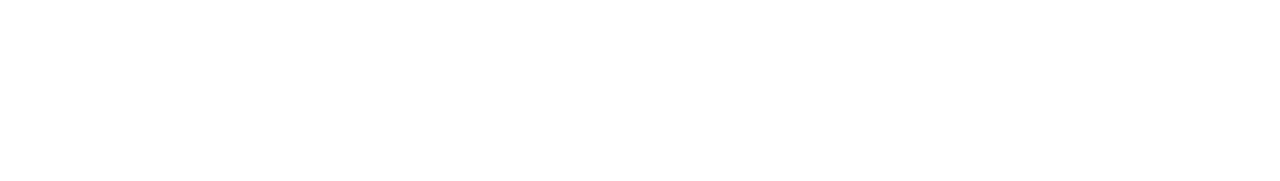
<file: app/profile.html>
<!DOCTYPE html>
  <html>
    <head>
      <meta charset="utf-8" />
      <title>Refersion Profile</title>
      <meta http-equiv="X-UA-Compatible" content="IE=edge" />
      <meta name="viewport" content="width=device-width, initial-scale=1.0" />
      <link rel="stylesheet" href="css/jquery-ui.css">
      <link rel="stylesheet" href="css/bootstrap.min.css">
      <link rel="stylesheet" type="text/css" href="css/header.css">
      <link rel="stylesheet" type="text/css" href="css/footer.css">
      <link rel="stylesheet" href="css/jquery.modal.css">
      <link rel="stylesheet" href="css/profile.css"/>
      <link rel="stylesheet" href="css/fonts.css">
      <link rel="stylesheet" href="https://cdnjs.cloudflare.com/ajax/libs/font-awesome/4.6.3/css/font-awesome.min.css">
    </head>
    <body>
      <div class="wrapper">
        <header class="header">
        <div class="wrapper-modal wrap-change-login"> <!--change password modal window-->
          <div class="modal-ref modal-change-pas container-fluid">
            <div class="modal-header">
              <img src="img/close.png" alt="close" class="close-icon-header">
              <h6 class="change-pas-title">Change your password</h6>
            </div>
            <div class="wrap-link-container">
              <p>
                <form action="get" class="form-chage-pas">
                  <p class="change-instruction">Current Password</p>
                  <input class="pass-form" type="password" placeholder=" Type current password">
                  <div class="change-instruction">New Password</div>
                  <input class="pass-form" type="password" placeholder=" Type a new password">
                  <input class="pass-form" type="password" placeholder=" Confirm new password">
                  <input class="submit-pas" value="Save Changes" type="submit">
                </form>
              </p>
            </div>  
          </div>
        </div><!--change password modal window finish-->
          <div class="header-center ">
            <div class="wrap-logo">
              <a href="#"><img src="img/logo.png" alt="logo" class="logo"></a>
              <strong>Refersion</strong>
            </div>
            <nav class="navi">
              <a href="#" id="toggle-link" class="nav-link dashboard-link">Dashboard</a>
              <a href="#" class="nav-link marketplace-link active-marketplace">Marketplace</a>
              <div id="message" class="recent">  <!--Recent block-->
                <h6 class="recent-title">RECENT</h6>
                <div class="wrap-recent">
                  <div class="recent-offer clearfix">
                    <img src="img/mini-zero.png" alt="#" class="mini-offer-image">
                    <h4 class="offer-title">Plan Zero</h4>
                    <span class="your-earned">You earned $129.00 <i class="fa fa-caret-up up-arrow" aria-hidden="true"></i></span>
                  </div>
                </div>
                <div class="wrap-recent">
                  <div class="recent-offer clearfix">
                    <img src="img/mini-zero.png" alt="#" class="mini-offer-image">
                    <h4 class="offer-title">Plan Zero</h4>
                    <span class="your-earned">You earned $129.00 <i class="fa fa-caret-up up-arrow" aria-hidden="true"></i></span>
                  </div>
                </div>
                <div class="wrap-recent">
                  <div class="recent-offer clearfix">
                    <img src="img/mini-zero.png" alt="#" class="mini-offer-image">
                    <h4 class="offer-title">Plan Zero</h4>
                    <span class="your-earned">You earned $129.00 <i class="fa fa-caret-up up-arrow" aria-hidden="true"></i></span>
                  </div>
                </div>
                <h4 class="all-offer-link">View all your offer</h4>   
              </div>   
            </nav>
            <div class="hamburger icon-close"> <!--Hamburger menu-->
              <button class="toggle_mnu hamburger">
                <span class="sandwich">
                  <span class="sw-topper"></span>
                  <span class="sw-bottom"></span>
                  <span class="sw-footer"></span>
                </span>
              </button>
            </div>
            <nav class="top_mnu"><!--attached files-->
              <div class="wrap-aatch-mnu">
                <div class="login-top-mnu">
                  <i class="fa fa-comments" aria-hidden="true"></i>
                  <!-- <div class="dropdown login-dropdown"> -->
                    <button class="btn btn-login-mnu btn-default dropdown-toggle login-dropdown-button" type="button" id="dropdownMenu1" data-toggle="dropdown" aria-haspopup="true" aria-expanded="true">
                      John Smith
                      <span class="caret"></span>
                    </button>
                    <ul class="submenu login-submenu">
                      <li class="submenu-list"><a href="#"></a>item 1</li>
                      <li class="submenu-list"><a href="#"></a>item 2</li>
                      <li class="submenu-list"><a href="#"></a>item 3</li>
                    </ul>
                </div>
                <div class="nav-link nav-link-hidden">
                  <a id="toggle-link" class="dashboard-link attach-dashboard-link" href="#">Dashboard</a>
                  <ul class="submenu dashboard-submenu">
                    <li class="submenu-list"><a href="#"></a>item 1</li>
                    <li class="submenu-list"><a href="#"></a>item 2</li>
                    <li class="submenu-list"><a href="#"></a>item 3</li>
                  </ul>
                </div>
                <div class="nav-link nav-link-hidden">
                  <a class="attach-marketplace-link" href="#">Marketplace</a>
                </div>
              </div>
            </nav>
            <div class="login">
              <i class="fa fa-comments" aria-hidden="true"></i>
              <div class="dropdown login-dropdown">
                <button class="btn btn-default dropdown-toggle login-dropdown-button" type="button" id="dropdownMenu1" data-toggle="dropdown" aria-haspopup="true" aria-expanded="true">
                  John Smith
                  <span class="caret"></span>
                </button>
                <ul class="dropdown-menu dropdown-menu-header" aria-labelledby="dropdownMenu1">
                  <li class="dropdown-menu-header-list"><a class="edit-your-profile" href="#"><i class="fa fa-user" aria-hidden="true"></i>Edit your profile</a></li>
                  <li class="dropdown-menu-header-list"><a class="ancLinks" href="#notification-preference"><i class="fa fa-bell" aria-hidden="true"></i>Notification Settings</a></li>
                  <li class="dropdown-menu-header-list"><a href="#"><i class="fa fa-comment" aria-hidden="true"></i>Feedback</a></li>
                  <li role="separator" class="divider login-divider"></li>
                  <li class="dropdown-menu-header-list"><a class="logout" href="#">Log Out <i class="fa fa-sign-out" aria-hidden="true"></i></a></li>
                </ul>
              </div>
            </div>
          </div>        
        </header><!--  Header finish  -->
        <div class="wrapper-modal wrap-change-login"> <!--change password modal window-->
          <div class="modal-ref modal-change-pas container-fluid">
            <div class="modal-header">
              <img src="img/close.png" alt="close" class="close-icon-header">
              <h6 class="change-pas-title">Change your password</h6>
            </div>
            <div class="wrap-link-container">
              <p>
                <form action="get" class="form-chage-pas">
                  <p class="change-instruction">Current Password</p>
                  <input class="pass-form" type="password" placeholder=" Type current password">
                  <div class="change-instruction">New Password</div>
                  <input class="pass-form" type="password" placeholder=" Type a new password">
                  <input class="pass-form" type="password" placeholder=" Confirm new password">
                  <input class="submit-pas" value="Save Changes" type="submit">
                </form>
              </p>
            </div>  
          </div>
        </div>
        <!--Main part start-->
        <section class="profile-wrap clearfix">
          <div class="profile clearfix">
            <acide class="account clearfix">
              <div class="avatar">
                <img src="img/ava.png" alt="avatar" class="ava-img">
                <div class="edit-bg">
                  <a href="#" class="edit">EDIT</a>
                </div>
              </div>
              <ul class="wrap-account-soc clearfix">
                <li class="fs-account clearfix">
                  <a class="fs-icon soc-icon" href="#"></a>
                  <a href="#" class="soc-icon-link">Connected</a>
                </li>
                <li class="tw-account clearfix">
                  <a class="tw-icon soc-icon" href="#"></a>
                  <a href="#" class="soc-icon-link">Connected</a>
                </li>
                <li class="insta-account clearfix">
                  <a class="insta-icon soc-icon" href="#"></a>
                  <a href="#" class="soc-icon-link">Connected Now</a>
                </li>
              </ul>
              <button class="de-activate">De-Activate Account</button>
            </acide>
            <main class="main-profile">
              <div class="profile-center">
                <form action="get" class="profile-settings">
                  <div class="profile-email">
                    <p class="form-title">Your Email / Login</p>
                    <input type="email" class="email-input" placeholder=" kyle@kyleskelly@co.uk">  
                  </div>
                  <div class="profile-pass">
                    <p class="form-title">Password</p>
                    <input class="change-input" type="password" placeholder=" ********"><input class="submit-change" type="submit" value=" Change Password">
                  </div>
                  <div class="name-wrap">
                    <div class="name-container">
                      <p class="form-title">First Name</p>
                      <input type="text" class=" name-input" placeholder="Kyle">
                    </div>
                    <div class="name-container">
                      <p class="form-title">Last Name</p>
                      <input type="text" class="name-input" placeholder=" Skelly">
                    </div>
                  </div>
                  <div class="bio-wrap clearfix">
                    <p class="form-title bio-title">Bio</p>
                    <span id="textarea_feedback" class="counter"></span>
                    <textarea name="text" id="textarea" maxlength="144" class="bio-text"></textarea>
                  </div>
                  <div class="website">
                    <p class="form-title bio-title">Website</p>
                    <input type="text" class="website-input" placeholder=" www.sniboxu.com">
                  </div>
                  <div class="wrap-privacy">
                    <p class="form-title">Profile Privacy</p>
                    <div class="dropdown privacy-dropdown">
                      <button class="btn btn-default dropdown-toggle" type="button" id="dropdownMenu1" data-toggle="dropdown" aria-haspopup="true" aria-expanded="true">
                        Public <span class="privacy-description-dropdown">Listed on Google<i class="fa fa-2x fa-angle-down angle-down" aria-hidden="true"></i></span>
                      </button>
                      <ul class="dropdown-menu list-privacy-dropdown" aria-labelledby="dropdownMenu1">
                        <li><a href="#">Privat</a></li>
                      </ul>
                    </div>
                  </div>
                  <div class="save-wrap clearfix">
                    <input type="submite" class="save-button" value="Save Changes">
                  </div>
                </form>
              </div>
            </main>
          </div><!-- profile finish-->
          <div id="notification-preference" class="notification">
            <div class="notification-center">
              <h5 class="notification-title"><i class="fa notification-icon fa-bell" aria-hidden="true"></i>Your notification preferences</h5>
              <p class="form-title">Receive email alerts for</p>
              <ul class="preferences-container">
                  <li class="preferences-list"><a class="preferences-button" href="#">New Messages</a></li>
                  <li class="preferences-list"><a class="preferences-button" href="#">Offer Acceptance</a></li>
                  <li class="preferences-list"><a class="preferences-button" href="#">New Conversion</a></li>
                  <li class="preferences-list"><a class="preferences-button" href="#">New Offer <span>Weekly</span></a></li>
              </ul>
              <div class="save-wrap clearfix">
                <button class="save-button bottom-save-button">Save Changes</button>
              </div>
            </div>
          </div>
        </section>
      </div>
          <footer class="footer clearfix"> <!-- Footer start -->
            <div class="footer-content container">
              <div class="row top-footer ">
                <div class="wrap-revers">
                  <div class=" col-md-3 col-sm-12">
                    <span class="newsletter-title"><i class="fa fa-envelope-o" aria-hidden="true"></i>Sign up for our newsletter</span>
                    <!-- <span class="info-marketer">Curated for independent marketers</span> -->
                  </div>
                  <div class="col-md-5 col-sm-12">
                    <div class="email-form clearfix">
                      <input type="text" placeholder=" Email Address" class="email"><a href="#" class="email-link"><i class="fa fa-arrow-right email-link-icon" aria-hidden="true"></i></a>
                    </div>
                  </div>
                </div>
                <div class=" col-md-4 col-sm-12">
                  <a href="#" class="bottom-logo">
                    <img src="img/bottom-logo.png" alt="#">
                  </a>
                </div>
              </div>
              <div class="row middle-footer">
                <div class="col-sm-3 col-xs-6 marketplace">
                  <h4 class="footer-subtitle">Marketplace</h4>
                  <ul class="list">
                    <li><a href="#">Login</a></li>
                    <li><a href="#">Register</a></li>
                    <li><a href="#">Dashboard</a></li>
                    <li><a href="#">Marketplace Listings</a></li>
                  </ul>
                </div>
                <div class="col-sm-2 col-xs-6 refersion">
                  <h4 class="footer-subtitle">Refersion</h4>
                  <ul class="list">
                    <li><a href="#">Features</a></li>
                    <li><a href="#">How it works</a></li>
                    <li><a href="#">Pricing</a></li>
                    <li><a href="#">Sign Up</a></li>
                    <li><a href="#">Login</a></li>
                  </ul>
                </div>
                <div class="col-sm-2 col-xs-6 api">
                  <ul class="list">
                    <li><a href="#">Blog</a></li>
                    <li><a href="#">Merchant Login</a></li>
                    <li><a href="#">Affiliate Login</a></li>
                    <li><a href="#">API Docs</a></li>
                  </ul>
                </div>
                <div class="col-sm-3 col-xs-6 legal">
                  <h4 class="footer-subtitle">Legal</h4>
                  <ul class="list">
                    <li><a href="#">Privacy Policy</a></li>
                    <li><a href="#">Terms & Conditions</a></li>
                    <li><a href="#"></a></li>
                    <li><a href="#"></a></li>
                  </ul>
                </div>
                <div class="col-sm-2 col-xs-6 social">
                  <h4 class="footer-subtitle social-subtitle">Social Media</h4>
                  <ul class="list">
                    <li><a href="#">Facebook</a></li>
                    <li><a href="#">Twitter</a></li>
                  </ul>
                </div>
              </div>
            </div>
          </footer>
      </div>
      <script src="js/jquery-1.12.3.min.js"></script>
<!--       <script src="js/jquery.modal.js" ></script> -->
      <script src="js/common.js" ></script>
      <script src="https://maxcdn.bootstrapcdn.com/bootstrap/3.3.7/js/bootstrap.min.js" integrity="sha384-Tc5IQib027qvyjSMfHjOMaLkfuWVxZxUPnCJA7l2mCWNIpG9mGCD8wGNIcPD7Txa" crossorigin="anonymous"></script>
    </body>
  </html>
</file>
<file: app/css/footer.css>
/*--------------------
    Footer
---------------------*/
.footer-content {
  max-width: 1171px;
  margin: 0 auto; }

/*--------------------
    Footer
---------------------*/
.footer-content {
  max-width: 1171px;
  margin: 0 auto; }

/*---------------------
    Top-footer
---------------------*/
.footer {
  background: #f5f5f5;
  border-top: 1px solid #ededed; }

.top-footer {
  border-bottom: 1px solid #ededed; }

.newsletter-title {
  display: block;
  font-family: "HelveticaNeueETW01-75Bd";
  font-size: 16px;
  margin-top: 45px; }

.newsletter-title i {
  padding: 0 8px 0 0;
  color: #000; }

.info-marketer {
  display: block;
  color: #777;
  font-family: "HelveticaNeueETW01-75Bd";
  font-size: 14px; }

.email {
  width: 356px;
  height: 50px;
  border: none;
  -webkit-border-radius: 3px;
          border-radius: 3px;
  margin: 41px 0 39px 0;
  float: left; }

.email-link {
  display: inline-block;
  width: 50px;
  height: 49px;
  background: #179e11;
  float: left;
  -webkit-border-radius: 0 3px 3px 0;
          border-radius: 0 3px 3px 0;
  color: #fff;
  text-align: center;
  margin-top: 41px; }

.email-link-icon {
  padding: 16px 0 0 0; }

.bottom-logo {
  display: block;
  margin: 42px 5px 0 0;
  float: right; }

.email-form input[type="text"] {
  padding-left: 15px; }

/*---------------------
    Middle footer
-----------------------*/
.middle-footer {
  border-bottom: 1px solid #ededed;
  margin-top: 30px; }

.footer-subtitle {
  margin-bottom: 25px;
  color: #777;
  font-family: "HelveticaNeueETW01-75Bd";
  font-size: 16px; }

.list {
  margin-bottom: 35px; }

.list a {
  font-family: "HelveticaNeueETW01-55Rg";
  font-size: 15px;
  color: #000; }

.list a:hover {
  text-decoration: underline;
  color: #312b2b;
  -webkit-transition: 500ms;
  transition: 500ms; }

.api {
  margin-top: 52px; }

.social-list {
  width: 50%;
  /* margin: 0 auto; */ }

.social-list li {
  float: left;
  width: 50px;
  height: 44px; }

.facebook {
  margin: 0 9px 0 10px; }

.facebook a {
  width: 50px;
  height: 44px;
  display: block;
  background: url(../img/sprite.png) 0% 17% no-repeat; }

.twitter a {
  width: 50px;
  height: 44px;
  display: block;
  background: url(../img/sprite.png) -2% 36.6% no-repeat; }

/*------------------
    Footer bottom
-------------------*/
.bottom-footer span {
  display: block;
  font-size: 13px;
  color: #555;
  padding: 49px 0 80px 0; }

.bottom-footer div {
  padding: 0; }

.brand-info {
  text-align: right; }

@media only screen and (max-width: 1200px) {
  .email {
    width: 250px; }
  .social-list {
    width: 70%; } }

@media only screen and (max-width: 992px) {
  .bottom-logo {
    float: none;
    text-align: center; }
  .top-footer {
    display: -webkit-box;
    display: -webkit-flex;
    display: -ms-flexbox;
    display: flex;
    -webkit-box-orient: vertical;
    -webkit-box-direction: reverse;
    -webkit-flex-direction: column-reverse;
        -ms-flex-direction: column-reverse;
            flex-direction: column-reverse; }
  .email-form {
    max-width: 300px;
    margin: 0 auto; }
  .newsletter-title {
    text-align: center;
    margin-top: 50px; }
  .info-marketer {
    text-align: center;
    margin-bottom: 0; }
  .social-list {
    width: 100%; }
  .email, .email-link {
    margin-top: 20px; } }

@media only screen and (max-width: 766px) {
  .middle-footer {
    text-align: center; }
  .api {
    margin-top: 5px; }
  .social-list li {
    margin: 0;
    width: 50%; }
  .bottom-footer {
    text-align: center; }
  .bottom-footer span {
    text-align: center;
    padding-bottom: 0;
    width: 90%;
    margin: 0 auto; }
  .footer-subtitle {
    text-align: left;
    margin-left: 20%;
    margin-bottom: 18px; }
  .social-subtitle {
    text-align: center;
    margin: 0 auto;
    margin-bottom: 20px; }
  .list {
    text-align: left;
    margin-left: 20%; }
  .list a {
    margin-bottom: 3px; }
  .social-list {
    width: 30%;
    margin: 0 auto; }
  .newsletter-title {
    margin-top: 20px; }
  .email, .email-link {
    margin-top: 10px; }
  .social {
    float: right; }
  .social-subtitle {
    text-align: left;
    margin-left: 20%; } }

@media only screen and (max-width: 320px) {
  .email {
    width: 200px; }
  .result-price span {
    font-weight: 400; }
  .wrap-distribution, .wrap-payment {
    width: 60%;
    margin: 0 auto; } }
</file>
<file: app/css/fonts.css>
@import url("http://fast.fonts.net/t/1.css?apiType=css&projectid=564d55cb-50d2-4208-9c6a-710a69830137");
@font-face{
font-family:"HelveticaNeueETW01-45Lt";
src:url("../fonts/e0781a75-0ecb-464e-b6e9-85780ddc0921.eot?#iefix");
src:url("../fonts/e0781a75-0ecb-464e-b6e9-85780ddc0921.eot?#iefix") format("eot"),url("../fonts/b8765d4b-d9a3-48b9-ac65-560e7517cf0e.woff2") format("woff2"),url("../fonts/d7d2e6c6-fc3a-41a5-9b52-648e12e215b2.woff") format("woff"),url("../fonts/cb64744b-d0f7-4ef8-a790-b60d6e3e4f21.ttf") format("truetype"),url("../fonts/ccde919e-a712-41ef-b90f-9efc47661659.svg#ccde919e-a712-41ef-b90f-9efc47661659") format("svg");
}
@font-face{
font-family:"HelveticaNeueETW01-46Lt";
src:url("../fonts/fc780ce0-5b33-4e1d-b89b-66111a4d0ed8.eot?#iefix");
src:url("../fonts/fc780ce0-5b33-4e1d-b89b-66111a4d0ed8.eot?#iefix") format("eot"),url("../fonts/0381d699-73ef-4558-9e61-38385c9fc5da.woff2") format("woff2"),url("../fonts/2731e338-d92f-4492-8480-8b55ae1139f6.woff") format("woff"),url("../fonts/40e43cb5-d6b2-4ceb-b369-527d1007a2c7.ttf") format("truetype"),url("../fonts/c1993d56-4077-454a-8b19-635fa5a39532.svg#c1993d56-4077-454a-8b19-635fa5a39532") format("svg");
}
@font-face{
font-family:"HelveticaNeueETW01-55Rg";
src:url("../fonts/706ec8e5-fe4a-4518-91a6-7aba4d3d333f.eot?#iefix");
src:url("../fonts/706ec8e5-fe4a-4518-91a6-7aba4d3d333f.eot?#iefix") format("eot"),url("../fonts/dc50c02f-3f77-4e75-b89c-e3f9bb4752e6.woff2") format("woff2"),url("../fonts/ce6f5b38-1cb5-4a27-8182-583aa68b2436.woff") format("woff"),url("../fonts/ff06cde7-e06a-4cf0-af4d-5b2f737bf544.ttf") format("truetype"),url("../fonts/958b12cf-2908-4254-8cb9-9b12c3aa151e.svg#958b12cf-2908-4254-8cb9-9b12c3aa151e") format("svg");
}
@font-face{
font-family:"HelveticaNeueETW01-56It";
src:url("../fonts/5935d076-bd6d-4ca4-b995-d739ffa09754.eot?#iefix");
src:url("../fonts/5935d076-bd6d-4ca4-b995-d739ffa09754.eot?#iefix") format("eot"),url("../fonts/56e66f56-3016-44fd-84b2-8e40d9743656.woff2") format("woff2"),url("../fonts/4d65bb6f-e667-4bd0-8e92-34e67bf6ac8b.woff") format("woff"),url("../fonts/86631d82-6e27-4db2-988a-6b79a6c0d8ed.ttf") format("truetype"),url("../fonts/205c950e-e47f-4d97-9738-0a68edc4258d.svg#205c950e-e47f-4d97-9738-0a68edc4258d") format("svg");
}
@font-face{
font-family:"HelveticaNeueETW01-65Md";
src:url("../fonts/a747e1ea-ecdf-4f3d-ad47-3df9cfbee3cc.eot?#iefix");
src:url("../fonts/a747e1ea-ecdf-4f3d-ad47-3df9cfbee3cc.eot?#iefix") format("eot"),url("../fonts/3e8a8b56-3cb0-4347-b670-eaaf06b76e9b.woff2") format("woff2"),url("../fonts/07173950-fa69-4b65-9c71-0cf2ec00b51d.woff") format("woff"),url("../fonts/aac5a4b8-ffd3-4529-a098-21b91bc86f9a.ttf") format("truetype"),url("../fonts/2379b081-2371-47d9-8be9-4e39d7892ebf.svg#2379b081-2371-47d9-8be9-4e39d7892ebf") format("svg");
}
@font-face{
font-family:"HelveticaNeueETW01-66Md";
src:url("../fonts/4da0f075-0a40-4129-a4df-43aa140d94b0.eot?#iefix");
src:url("../fonts/4da0f075-0a40-4129-a4df-43aa140d94b0.eot?#iefix") format("eot"),url("../fonts/7d8282ed-f0c0-49f6-99f1-95be8623cbf1.woff2") format("woff2"),url("../fonts/2620c12a-dedb-4d35-8f4c-b951dcc1d4df.woff") format("woff"),url("../fonts/ae4300e1-4ab3-46c8-b619-0d142d97522c.ttf") format("truetype"),url("../fonts/4e787888-465d-4004-b616-6565e88fbe50.svg#4e787888-465d-4004-b616-6565e88fbe50") format("svg");
}
@font-face{
font-family:"HelveticaNeueETW01-75Bd";
src:url("../fonts/a95d2895-fa71-4ce7-bc1e-631169924be3.eot?#iefix");
src:url("../fonts/a95d2895-fa71-4ce7-bc1e-631169924be3.eot?#iefix") format("eot"),url("../fonts/6dfa3ef5-ebc5-4d23-a631-b3d746c2ad39.woff2") format("woff2"),url("../fonts/588c9ba8-1d28-4ad6-bf18-7128152d84c4.woff") format("woff"),url("../fonts/55334dfb-9c72-4147-8de0-21239f17ff25.ttf") format("truetype"),url("../fonts/62455047-c81f-44f1-8938-7739fa0f0e8d.svg#62455047-c81f-44f1-8938-7739fa0f0e8d") format("svg");
}
@font-face{
font-family:"HelveticaNeueETW01-76Bd";
src:url("../fonts/a48e33d0-3542-482d-9284-e41d31c4d583.eot?#iefix");
src:url("../fonts/a48e33d0-3542-482d-9284-e41d31c4d583.eot?#iefix") format("eot"),url("../fonts/15ed0ff2-0715-4aca-af0c-00840c3a4dd7.woff2") format("woff2"),url("../fonts/9b77b336-b221-497e-b255-7833856bb4a9.woff") format("woff"),url("../fonts/5c9a7798-4870-4139-ab84-7a300a7dc3e1.ttf") format("truetype"),url("../fonts/3b59e91c-919a-4e7a-9ada-8c73b3378f03.svg#3b59e91c-919a-4e7a-9ada-8c73b3378f03") format("svg");
}



@font-face {
	font-family:'Lato-Regular';
	src: url('../fonts/Lato-Regular_gdi.eot');
	src: url('../fonts/Lato-Regular_gdi.eot?#iefix') format('embedded-opentype'),
		url('../fonts/Lato-Regular_gdi.woff') format('woff'),
		url('../fonts/Lato-Regular_gdi.ttf') format('truetype'),
		url('../fonts/Lato-Regular_gdi.svg#Lato-Regular') format('svg');
	font-weight: 400;
	font-style: normal;
	font-stretch: normal;
	unicode-range: U+0020-2044;
}
@font-face {
	font-family:'Lato-Light';
	src: url('../fonts/Lato-Light_gdi.eot');
	src: url('../fonts/Lato-Light_gdi.eot?#iefix') format('embedded-opentype'),
		url('../fonts/Lato-Light_gdi.woff') format('woff'),
		url('../fonts/Lato-Light_gdi.ttf') format('truetype'),
		url('../fonts/Lato-Light_gdi.svg#Lato-Light') format('svg');
	font-weight: 300;
	font-style: normal;
	font-stretch: normal;
	unicode-range: U+0020-2044;
}
@font-face {
	font-family:'Lato-BoldItalic';
	src: url('../fonts/Lato-BoldItalic_gdi.eot');
	src: url('../fonts/Lato-BoldItalic_gdi.eot?#iefix') format('embedded-opentype'),
		url('../fonts/Lato-BoldItalic_gdi.woff') format('woff'),
		url('../fonts/Lato-BoldItalic_gdi.ttf') format('truetype'),
		url('../fonts/Lato-BoldItalic_gdi.svg#Lato-BoldItalic') format('svg');
	font-weight: 700;
	font-style: italic;
	font-stretch: normal;
	unicode-range: U+0020-2044;
}
@font-face {
	font-family:'Lato-BlackItalic';
	src: url('../fonts/Lato-BlackItalic_gdi.eot');
	src: url('../fonts/Lato-BlackItalic_gdi.eot?#iefix') format('embedded-opentype'),
		url('../fonts/Lato-BlackItalic_gdi.woff') format('woff'),
		url('../fonts/Lato-BlackItalic_gdi.ttf') format('truetype'),
		url('../fonts/Lato-BlackItalic_gdi.svg#Lato-BlackItalic') format('svg');
	font-weight: 900;
	font-style: italic;
	font-stretch: normal;
	unicode-range: U+0020-2044;
}
@font-face {
	font-family:'Lato-Black';
	src: url('../fonts/Lato-Black_gdi.eot');
	src: url('../fonts/Lato-Black_gdi.eot?#iefix') format('embedded-opentype'),
		url('../fonts/Lato-Black_gdi.woff') format('woff'),
		url('../fonts/Lato-Black_gdi.ttf') format('truetype'),
		url('../fonts/Lato-Black_gdi.svg#Lato-Black') format('svg');
	font-weight: 900;
	font-style: normal;
	font-stretch: normal;
	unicode-range: U+0020-2044;
}
@font-face {
	font-family:'Lato-Bold';
	src: url('../fonts/Lato-Bold_gdi.eot');
	src: url('../fonts/Lato-Bold_gdi.eot?#iefix') format('embedded-opentype'),
		url('../fonts/Lato-Bold_gdi.woff') format('woff'),
		url('../fonts/Lato-Bold_gdi.ttf') format('truetype'),
		url('../fonts/Lato-Bold_gdi.svg#Lato-Bold') format('svg');
	font-weight: 700;
	font-style: normal;
	font-stretch: normal;
	unicode-range: U+0020-2044;
}
/* @media screen and (-webkit-min-device-pixel-ratio:0) {   */
/* @font-face {
	font-family: 'Helvetica Neue'; 
	src: url('../fonts/HelveticaNeue.eot');
	src: url('../fonts/HelveticaNeue.eot?#iefix') format('embedded-opentype'),
		url('../fonts/HelveticaNeue.woff') format('woff'),
		url('../fonts/HelveticaNeue.ttf') format('truetype');
	font-weight: normal;
	font-style: normal;
}
@font-face {
	font-family: 'Helvetica NeueBold';
	src: url('../fonts/HelveticaNeue-Bold.eot');
	src: url('../fonts/HelveticaNeue-Bold.eot?#iefix') format('embedded-opentype'),
		url('../fonts/HelveticaNeue-Bold.woff') format('woff'),
		url('../fonts/HelveticaNeue-Bold.ttf') format('truetype');
	font-weight: bold;
	font-style: normal;
} */
/* } */
</file>
<file: app/css/header.css>
/*------------------
		Header
---------------------*/
.header {
  background: #1b1f25;
  height: 85px; }

.header-center {
  margin: 0 auto; }

.wrap-logo {
  float: left;
  margin: 0 4%; }

.logo {
  padding: 21px  2px 0 0;
  max-width: 260px;
  width: 100%; }

.wrap-logo strong {
  display: block;
  text-indent: -9999px; }

.navi {
  float: left;
  position: relative; }

.nav-link {
  font-family: "HelveticaNeueETW01-75Bd";
  font-size: 16px;
  float: left;
  color: #87c441;
  padding: 31.5px 25px; }

@-moz-document url-prefix() {
  .nav-link {
    padding: 31px 25px; } }

.active-link {
  color: #fff;
  background: #13171e; }

.dashboard-link {
  display: block; }

.active-marketplace:hover {
  background: #13171e; }

.dashboard-link:hover {
  background: #13171e; }

.marketplace-link:hover {
  background: #13171e; }

.login {
  float: right;
  color: #fff;
  width: 230px; }

.login-name {
  font-family: "HelveticaNeueETW01-75Bd";
  font-size: 16px;
  margin: 0 15px 0 20px;
  cursor: pointer; }

.fa-comments {
  display: inline-block;
  padding: 32px 20px;
  cursor: pointer;
  font-size: 21px !important; }

.fa-comments:hover {
  background: #13171e; }

.fa-caret-down {
  cursor: pointer; }

.login-dropdown {
  border: none;
  padding: 26.5px 25px;
  float: right;
  margin: 0 !important; }

.login-dropdown:hover {
  background: #13171e; }

.login-dropdown-button {
  border: none;
  background: none !important;
  color: #fff;
  font-family: "HelveticaNeueETW01-75Bd";
  font-size: 14px; }

.login-dropdown-button:hover {
  color: fff !important; }

.dropdown {
  display: inline-block; }

.dropdown-menu-header {
  background: #13171e;
  color: #fff;
  -webkit-border-radius: 0;
          border-radius: 0;
  width: 260px;
  left: -54%; }

.dropdown-menu-header i {
  color: #fff;
  padding-right: 15px; }

.dropdown-menu-header a {
  color: #fff !important; }

.dropdown-menu-header li {
  margin-bottom: 10px; }

.dropdown-menu-header-list:hover i {
  color: #2ba300 !important;
  -webkit-transition: 300ms;
  transition: 300ms; }

.dropdown-menu-header-list:hover a {
  color: #2ba300 !important;
  -webkit-transition: 300ms;
  transition: 300ms; }

.dropdown-menu > li > a:hover {
  background: none; }

.fa-sign-out {
  padding-left: 10px; }

/*-----------------
	Recent block
------------------*/
.recent {
  -webkit-box-shadow: 0px 0px 57px 0px rgba(0, 0, 0, 0.75);
          box-shadow: 0px 0px 57px 0px rgba(0, 0, 0, 0.75);
  max-width: 293px;
  z-index: 51;
  background: #fff;
  position: absolute;
  top: 85px;
  left: 1px;
  display: none; }

.wrap-recent {
  width: 85%;
  margin: 0 auto; }

.recent-title {
  font-family: "HelveticaNeueETW01-75Bd";
  font-size: 11px;
  color: #777777;
  width: 85%;
  margin: 20px 0 0 7%; }

.mini-offer-image {
  display: block;
  float: left;
  margin: 14px 0 20px 0; }

.recent-offer {
  border-bottom: 1px solid #e5e5e5;
  cursor: pointer; }

.offer-title {
  float: left;
  font-family: "HelveticaNeueETW01-75Bd";
  font-size: 16px;
  margin: 22px 0 3px 14px; }

.your-earned {
  float: left;
  color: #538815;
  margin: 0 0 0 14px; }

.up-arrow {
  padding-left: 10px; }

.all-offer-link {
  font-family: "HelveticaNeueETW01-75Bd";
  font-size: 16px;
  margin: 27px 0 27px 8%;
  cursor: pointer; }

/*----------------
		sub-header
-----------------*/
.search {
  margin: 25px 0; }

.sub-header {
  background: #13171e; }

.sub-header-center {
  max-width: 1200px;
  margin: 0 auto; }

.search-field {
  font-size: 20px;
  width: 30%;
  padding-left: 20px;
  border: none;
  background: #13171e;
  color: #8894a0;
  outline: none;
  border-left: 1px solid #22262f; }

::-webkit-input-placeholder {
  color: #8894a0; }

.fa-search {
  font-size: 23px !important;
  margin-right: 15px;
  color: #2c333d; }

/*-------------
 	Hamburger menu
------------*/
.hamburger {
  cursor: pointer;
  display: none; }

.toggle_mnu {
  width: 45px;
  height: 45px;
  position: fixed;
  z-index: 100;
  border: none;
  background: #000;
  right: 15px;
  -webkit-border-radius: 3px;
          border-radius: 3px;
  top: 15px; }

.toggle_mnu span {
  display: block; }

.sandwich {
  width: 28px;
  height: 28px;
  position: absolute;
  top: 8px;
  bottom: 0;
  left: 0;
  right: 0;
  margin: auto;
  z-index: 200; }

.sw-topper {
  position: relative;
  top: 0;
  width: 28px;
  height: 3px;
  background: #fff;
  border: none;
  -webkit-border-radius: 4px 4px 4px 4px;
          border-radius: 4px 4px 4px 4px;
  -webkit-transition: -webkit-transform 0.5s, top 0.2s;
  -webkit-transition: top 0.2s, -webkit-transform 0.5s;
  transition: top 0.2s, -webkit-transform 0.5s;
  transition: transform 0.5s, top 0.2s;
  transition: transform 0.5s, top 0.2s, -webkit-transform 0.5s;
  display: block; }

.sw-bottom {
  position: relative;
  width: 28px;
  height: 3px;
  top: 6.6px;
  background: #fff;
  border: none;
  -webkit-border-radius: 4px 4px 4px 4px;
          border-radius: 4px 4px 4px 4px;
  -webkit-transition: -webkit-transform 0.5s, top 0.2s;
  -webkit-transition: top 0.2s, -webkit-transform 0.5s;
  transition: top 0.2s, -webkit-transform 0.5s;
  transition: transform 0.5s, top 0.2s;
  transition: transform 0.5s, top 0.2s, -webkit-transform 0.5s;
  -webkit-transition-delay: 0.2s, 0s;
  transition-delay: 0.2s, 0s; }

.sw-footer {
  position: relative;
  width: 28px;
  height: 3px;
  top: 13.5px;
  background: #fff;
  border: none;
  -webkit-border-radius: 4px 4px 4px 4px;
          border-radius: 4px 4px 4px 4px;
  -webkit-transition: all 0.5s;
  transition: all 0.5s;
  -webkit-transition-delay: 0.1s;
  transition-delay: 0.1s; }

.sandwich.active .sw-topper {
  top: 9px;
  -webkit-transform: rotate(-45deg);
  -ms-transform: rotate(-45deg);
  transform: rotate(-45deg); }

.sandwich.active .sw-bottom {
  top: 6px;
  -webkit-transform: rotate(45deg);
  -ms-transform: rotate(45deg);
  transform: rotate(45deg); }

.sandwich.active .sw-footer {
  opacity: 0;
  top: 0;
  -webkit-transform: rotate(180deg);
  -ms-transform: rotate(180deg);
  transform: rotate(180deg); }

.top_mnu {
  position: fixed;
  width: 100%;
  height: 100%;
  background-color: rgba(0, 0, 0, 0.85);
  z-index: 51;
  right: 0;
  top: 0;
  display: none;
  overflow: auto; }

.top_mnu ul, .top_mnu li {
  list-style-type: none;
  padding: 0;
  margin: 0; }

.top_mnu ul {
  margin-top: 100px;
  text-align: center;
  -webkit-animation-duration: 0.01s;
  animation-duration: 0.01s; }

.top_mnu ul li:nth-child(1) a {
  -webkit-animation-delay: 0;
  animation-delay: 0; }

.top_mnu ul li {
  color: #fff;
  display: block;
  font-size: 16px;
  position: relative;
  outline: none;
  font-family: "HelveticaNeueETW01-75Bd"; }

.top_mnu ul span {
  display: inline-block;
  height: 100%;
  -webkit-transition: all 0.5s ease;
  transition: all 0.5s ease;
  padding: 20px 0; }

/* .login-top-mnu:hover { background-color: rgba(255, 255, 255, 0.08); } */
.dropdown-menu li a {
  color: #000; }

.wrap-aatch-mnu {
  margin-top: 80px; }

.login-top-mnu {
  margin: 0 auto;
  width: 100%;
  text-align: center;
  padding: 10px 0; }

.attach-dropdown {
  margin-top: 0 !important; }

.nav-link-hidden {
  text-align: center;
  padding: 0 !important; }

.attach-dashboard-link, .attach-marketplace-link {
  padding: 10px 0 !important; }

.attach-dashboard-link:hover {
  background: rgba(255, 255, 255, 0.08); }

.submenu {
  margin-top: 0 !important;
  display: none; }

.submenu li a {
  padding: 0; }

.login-divider {
  width: 90%;
  margin: 0 auto !important; }

.logout {
  text-align: center;
  color: #fff !important;
  font-family: "HelveticaNeueETW01-75Bd";
  font-size: 18px;
  margin: 15px 0 !important; }

.wrap-change-login {
  display: none; }

.modal-ref {
  width: 60%;
  margin: 0 auto;
  background: #fff;
  position: absolute;
  left: 0;
  right: 0;
  top: 100px; }

.close-icon-header {
  display: block;
  position: absolute;
  right: 1px;
  top: -33px;
  cursor: pointer; }

.wrapper-modal {
  overflow: auto;
  display: none;
  position: fixed;
  width: 100%;
  height: 100%;
  background-color: rgba(0, 0, 0, 0.85);
  z-index: 52;
  right: 0;
  top: 0; }

.change-pas-title {
  text-align: center;
  color: #000;
  font-size: 20px;
  margin: 15px 0;
  font-weight: 400; }

.modal-change-pas {
  max-width: 600px; }

.pass-form {
  display: block;
  height: 50px;
  width: 90%;
  border: 2px solid #e5e5e5;
  -webkit-border-radius: 5px;
          border-radius: 5px;
  font-size: 18px;
  margin: 0 auto;
  margin-bottom: 15px; }

.change-instruction {
  font-weight: 800;
  color: #000;
  font-size: 14px;
  margin: 5px 0;
  margin-left: 30px; }

.submit-pas {
  display: block;
  margin: 0 auto;
  border: none;
  -webkit-border-radius: 3px;
          border-radius: 3px;
  background: #179e11;
  color: #fff;
  font-family: "HelveticaNeueETW01-75Bd";
  padding: 15px 20px;
  margin-top: 15px;
  margin-bottom: 25px; }

.submit-pas:hover {
  background: #69b511;
  -webkit-transition: 500;
  transition: 500; }

@media only screen and (max-width: 1200px) {
  .search {
    margin-left: 15px; } }

@media only screen and (max-width: 900px) {
  .logo {
    padding-left: 15px; }
  .wrap-logo {
    margin: 0; }
  .dashboard-link {
    margin-right: 0; }
  .login {
    padding: 0;
    width: 200px; }
  .login-dropdown {
    padding: 26.5px 0; }
  .dropdown-menu-header {
    left: -119%;
    top: 85px; } }

@media only screen and (max-width: 780px) {
  .wrap-logo {
    width: 100%;
    text-align: center;
    margin-right: 0; }
  .header {
    height: 162px; }
  .nav-link {
    padding: 11.6% 17px; }
  @-moz-document url-prefix() {
    .nav-link {
      padding: 10.5% 25px; } }
  .search-field {
    width: 80%; }
  .modal-change-pas {
    width: 90%; }
  .login-dropdown {
    padding: 26.5px 0; } }

@media only screen and (max-width: 500px) {
  .login {
    width: 190px; } }

@media only screen and (max-width: 460px) {
  .wrap-logo {
    float: left;
    padding-top: 35px;
    text-align: left; }
  .wrap-logo img {
    width: 75%; }
  .login {
    display: none; }
  .login-top-mnu {
    color: #fff; }
  .hamburger {
    display: block;
    position: absolute;
    top: 22px;
    right: 15px;
    z-index: 53; }
  .navi {
    width: 100%; }
  .nav-link {
    padding: 10% 25px; }
  .recent {
    top: 238px; }
  .header {
    height: inherit;
    overflow: hidden; }
  .nav-link {
    display: none; }
  .nav-link-hidden {
    display: block;
    float: none; }
  .top_mnu ul span {
    padding: 0; }
  .nav-link-hidden a {
    padding: 20px 0 0 0;
    color: #fff;
    display: block; }
  .login-dropdown-button {
    font-size: 16px; }
  .fa-comments {
    padding: 14px 0px; } }

@media only screen and (max-width: 380px) {
  .hamburger {
    right: 9px;
    top: 20px; }
  .dashboard-link {
    margin-left: 9%; }
  .search-field {
    width: 80%; } }

@media only screen and (max-width: 320px) {
  .recent {
    top: 199px; } }
</file>
<file: app/css/main.css>
/*------------
  Reset css
--------------*/
html {
  margin: 0;
  padding: 0; }

body {
  height: 100%;
  margin: 0;
  font-family: 'Lato-Regular'; }

a {
  text-decoration: none; }

ul {
  padding: 0; }

li {
  list-style: none; }

.clearfix {
  clear: both;
  overflow: auto; }

/*--------------
  Header
---------------*/
.top-block {
  background: url(../img/top-background.png) 50%; }

.header {
  max-width: 1175px;
  margin: 0 auto; }

.wrap-logo {
  float: left;
  padding: 45px 0 0 5px; }

.wrap-logo strong {
  display: block;
  text-indent: -9999px; }

.login-button {
  float: right;
  margin-top: 39px; }

.login-link {
  display: block;
  color: #fff;
  border: 2px solid #242b32;
  -webkit-border-radius: 3px;
          border-radius: 3px;
  padding: 15px 30px;
  font-family: 'Lato-Bold';
  font-size: 16px; }

/*----------------
  main-top-block
-------------------*/
.main-top-block {
  color: #fff; }

.title {
  font-family: 'Lato-Light';
  font-size: 45px;
  text-align: center;
  font-weight: 200;
  margin: 0;
  margin-top: 85px; }

.subtitle {
  font-family: 'Lato-BoldItalic';
  font-size: 40px;
  text-align: center;
  margin: 0;
  margin-bottom: 45px; }

.request-button {
  margin-bottom: 65px; }

.request-link {
  display: block;
  max-width: 236px;
  margin: 0 auto;
  background: #179e11;
  color: #fff;
  text-align: center;
  font-family: "Lato-Bold";
  font-size: 18px;
  padding: 17px 0;
  -webkit-border-radius: 3px;
          border-radius: 3px; }

.arrow-right {
  padding-left: 24px; }

@media only screen and (max-width: 1100px) {
  .top-block {
    background: url(../img/top-background.png) no-repeat; }
  .wrap-logo {
    margin-left: 20px; }
  .login-button {
    margin-right: 20px; } }

@media only screen and (max-width: 450px) {
  .login-button {
    float: none;
    margin: 0;
    text-align: center; }
  .login-link {
    width: 105px;
    margin: 0 auto; }
  .title {
    width: 90%;
    margin: 0 auto;
    margin-top: 30px;
    font-size: 35px; }
  .font-size {
    font-size: 35px; } }

/*-------------
  off-canvas
------------*/
.hamburger {
  cursor: pointer;
  display: none; }

.toggle_mnu {
  width: 45px;
  height: 45px;
  position: fixed;
  z-index: 100;
  border: none;
  background: #000;
  right: 15px;
  -webkit-border-radius: 3px;
          border-radius: 3px;
  top: 15px; }

.toggle_mnu span {
  display: block; }

.sandwich {
  width: 28px;
  height: 28px;
  position: absolute;
  top: 8px;
  bottom: 0;
  left: 0;
  right: 0;
  margin: auto;
  z-index: 200; }

.sw-topper {
  position: relative;
  top: 0;
  width: 28px;
  height: 3px;
  background: #fff;
  border: none;
  -webkit-border-radius: 4px 4px 4px 4px;
          border-radius: 4px 4px 4px 4px;
  -webkit-transition: -webkit-transform 0.5s, top 0.2s;
  -webkit-transition: top 0.2s, -webkit-transform 0.5s;
  transition: top 0.2s, -webkit-transform 0.5s;
  transition: transform 0.5s, top 0.2s;
  transition: transform 0.5s, top 0.2s, -webkit-transform 0.5s;
  display: block; }

.sw-bottom {
  position: relative;
  width: 28px;
  height: 3px;
  top: 6.6px;
  background: #fff;
  border: none;
  -webkit-border-radius: 4px 4px 4px 4px;
          border-radius: 4px 4px 4px 4px;
  -webkit-transition: -webkit-transform 0.5s, top 0.2s;
  -webkit-transition: top 0.2s, -webkit-transform 0.5s;
  transition: top 0.2s, -webkit-transform 0.5s;
  transition: transform 0.5s, top 0.2s;
  transition: transform 0.5s, top 0.2s, -webkit-transform 0.5s;
  -webkit-transition-delay: 0.2s, 0s;
  transition-delay: 0.2s, 0s; }

.sw-footer {
  position: relative;
  width: 28px;
  height: 3px;
  top: 13.5px;
  background: #fff;
  border: none;
  -webkit-border-radius: 4px 4px 4px 4px;
          border-radius: 4px 4px 4px 4px;
  -webkit-transition: all 0.5s;
  transition: all 0.5s;
  -webkit-transition-delay: 0.1s;
  transition-delay: 0.1s; }

.sandwich.active .sw-topper {
  top: 9px;
  -webkit-transform: rotate(-45deg);
  -ms-transform: rotate(-45deg);
  transform: rotate(-45deg); }

.sandwich.active .sw-bottom {
  top: 6px;
  -webkit-transform: rotate(45deg);
  -ms-transform: rotate(45deg);
  transform: rotate(45deg); }

.sandwich.active .sw-footer {
  opacity: 0;
  top: 0;
  -webkit-transform: rotate(180deg);
  -ms-transform: rotate(180deg);
  transform: rotate(180deg); }

.top_mnu {
  position: fixed;
  width: 100%;
  height: 100%;
  background-color: rgba(0, 0, 0, 0.85);
  z-index: 50;
  right: 0;
  top: 0;
  display: none; }

.top_mnu ul, .top_mnu li {
  list-style-type: none;
  padding: 0;
  margin: 0; }

.top_mnu ul {
  margin-top: 100px;
  text-align: center;
  -webkit-animation-duration: 0.01s;
  animation-duration: 0.01s; }

.top_mnu ul li:nth-child(1) a {
  -webkit-animation-delay: 0;
  animation-delay: 0; }

.top_mnu ul a {
  color: #fff;
  display: block;
  font-size: 16px;
  position: relative;
  height: 60px;
  outline: none; }

.top_mnu ul a span {
  display: block;
  position: relative;
  top: -40px;
  left: 0;
  height: 100%;
  -webkit-transition: all 0.5s ease;
  transition: all 0.5s ease; }

.top_mnu ul a span:hover {
  background-color: rgba(255, 255, 255, 0.08); }

@media only screen and (max-width: 450px) {
  .wrap-logo {
    float: left;
    padding-top: 35px; }
  .wrap-logo img {
    width: 75%; }
  .login-button {
    display: none; }
  .hamburger {
    display: block;
    position: absolute;
    top: 10px;
    right: 15px; } }

@media only screen and (max-width: 380px) {
  .hamburger {
    right: 5px; } }

/*--------------------
  How-work block
---------------------*/
.how-it-work {
  position: relative;
  z-index: 2; }

.how-it-work-content {
  max-width: 1175px;
  margin: 0 auto; }

.marketplace-info {
  width: 60%; }

.marketplace-title {
  font-family: 'Lato-Light';
  font-size: 43px;
  color: #121212;
  margin: 205px 0 60px 0; }

.marketplace-title span {
  font-family: 'Lato-BoldItalic'; }

.number-step {
  width: 51px;
  height: 50px;
  border: 2px solid #179e11;
  -webkit-border-radius: 50%;
          border-radius: 50%;
  text-align: center;
  font-size: 25px;
  color: #179e11;
  padding-top: 7px; }

.step {
  margin-bottom: 50px; }

.step-subtitle {
  font-family: 'Lato-Bold';
  font-size: 22px;
  margin-top: 18px;
  color: #121212; }

.step-info {
  font-size: 15px;
  color: #555; }

.step-button {
  margin: 0 0 205px 0; }

.how-it-work-image {
  position: absolute;
  top: 8.4%;
  right: 0;
  display: block;
  overflow: visible; }

@media only screen and (max-width: 1800px) {
  .how-it-work-image {
    width: 40%;
    height: 100%;
    top: 7.4%; } }

@media only screen and (max-width: 1200px) {
  .how-it-work-image {
    display: none; }
  .marketplace-info {
    margin: 0 auto; }
  .marketplace-title {
    text-align: center; } }

@media only screen and (max-width: 980px) {
  .marketplace-info {
    width: 90%; }
  .step-button {
    margin: 0 auto;
    margin-bottom: 50px; }
  .marketplace-title {
    margin-top: 105px; } }

@media only screen and (max-width: 768px) {
  .step {
    text-align: center; }
  .number-step {
    margin: 0 auto; }
  .marketplace-title {
    font-size: 35px; } }

/*--------------------
  Paid blcok
---------------------*/
.paid-block {
  background: url(../img/start-background.png);
  margin: 0; }

.wrap-paid {
  margin: 0 auto; }

.paid {
  text-align: center;
  font-family: 'Lato-Light';
  font-size: 45px;
  vertical-align: middle;
  color: #fff;
  margin: 57px 0; }

.paid-icon {
  width: 65px;
  height: 60px;
  border: 2px solid #179e11;
  display: inline-block;
  -webkit-border-radius: 3px;
          border-radius: 3px;
  margin: 0 25px 0 0;
  vertical-align: bottom; }

.paid-icon img {
  display: block;
  margin: 0 auto;
  margin-top: 11px; }

@media only screen and (max-width: 768px) {
  .paid-icon {
    display: block;
    margin: 0 auto;
    margin-bottom: 10px; }
  .paid-block {
    margin: 0; } }

/*-------------------
  Discount-block
----------------------*/
.discount-block {
  background: url(../img/discount-background.png); }

.discount-content {
  max-width: 1160px;
  margin: 0 auto;
  background: url(../img/border-background.png) 0% 50% no-repeat; }

.first-discount {
  width: 85%;
  margin: 0 auto;
  margin-bottom: 20px;
  background: #fff;
  margin-top: 119px;
  -webkit-box-shadow: 0px 0px 62px 0px rgba(0, 0, 0, 0.19);
          box-shadow: 0px 0px 62px 0px rgba(0, 0, 0, 0.19); }

.discount-logo {
  padding: 65px 0 62px 0; }

.discount-logo img {
  margin-left: 43px; }

.discount-link {
  color: #179e11;
  font-family: "Lato-Bold";
  font-size: 17px;
  display: inline-block;
  margin: 55px 0 1px 20px; }

.discount-description {
  font-size: 20px;
  color: #777777;
  margin: 0 0 4px 20px; }

.discount-description span {
  font-family: "Lato-Bold";
  font-size: 20px;
  color: #777; }

.discount-offering {
  font-family: "Lato-Bold";
  font-size: 17px;
  color: #121212;
  margin-left: 20px; }

.right-button {
  display: block;
  width: 74px;
  height: 74px;
  border: 2px solid #27ae60;
  -webkit-border-radius: 50%;
          border-radius: 50%;
  margin: 56px 32px 0 0;
  background: url(../img/sprite.png) 27px 55px; }

.second-discount {
  margin-top: 20px; }

.last-discount {
  margin-bottom: 121px; }

.home__slideshow-mobile {
  display: none; }

@media only screen and (max-width: 1024px) {
  .discount-content {
    background: none; } }

@media only screen and (max-width: 990px) {
  .discount-content {
    background-size: 100% 49%; }
  .discount-logo img {
    margin-left: 10px; } }

@media only screen and (max-width: 768px) {
  .discount-logo {
    text-align: center;
    padding: 40px 0 0px 0; }
  .discount-link {
    display: block;
    text-align: center;
    margin: 35px 0 1px 0px; }
  .discount-description, .discount-offering {
    text-align: center;
    margin-left: 0;
    display: block; }
  .right-button {
    margin: 0 auto;
    margin-top: 20px;
    margin-bottom: 20px; }
  .discount-block {
    margin: 0; } }

@media only screen and (max-width: 420px) {
  .discount-logo img {
    margin-left: 0; } }

/*------------------------
    Start block
-------------------------*/
.start-block {
  background: url(../img/top-background.png) 50% 50%;
  background-size: 100% 100%; }

.wrapper-start-block {
  border: 4px solid #fff;
  max-width: 1172px;
  margin: 0 auto;
  margin-bottom: 122px; }

.start-title {
  margin: 0;
  text-align: center;
  font-family: 'Lato-Light';
  font-size: 45px;
  color: #fff;
  padding: 123px 0 53px 0;
  background: url(../img/logo-icon.png) 20% 72% no-repeat;
  max-width: 810px;
  margin: 0 auto; }

.form {
  background: #fff;
  max-width: 795px;
  margin: 0 auto;
  float: left;
  -webkit-box-shadow: 0px 0px 76px 0px rgba(0, 0, 0, 0.1);
          box-shadow: 0px 0px 76px 0px rgba(0, 0, 0, 0.1); }

.form-content {
  max-width: 669px;
  margin: 0 auto; }

.form-title {
  color: #555555;
  font-size: 20px;
  margin: 53px 0 26px 0; }

.form-title span {
  font-family: 'Lato-BlackItalic';
  color: #121212; }

.first-form {
  padding: 0; }

.first-form input[type="text"] {
  padding-left: 20px; }

.second-form input {
  float: right; }

.first-form input {
  width: 320px;
  height: 50px;
  margin-bottom: 20px;
  border: none;
  -webkit-border-radius: 3px;
          border-radius: 3px;
  font-size: 16px;
  border: 1px solid #d9d9d9; }

::-webkit-input-placeholder {
  color: #777; }

::-moz-placeholder {
  color: #777; }

/* Firefox 19+ */
:-moz-placeholder {
  color: #777; }

/* Firefox 18- */
:-ms-input-placeholder {
  color: #777; }

.check {
  width: 320px;
  border: 1px solid #d9d9d9;
  -webkit-border-radius: 3px;
          border-radius: 3px;
  display: inline-block; }

.checkbox {
  width: 16px !important;
  height: 16px !important;
  background: #2f3742;
  margin: 14px 19px !important;
  display: inline-block;
  float: left; }

.name, .email-input {
  margin-right: 3.7%; }

input[type="checkbox"] {
  display: none; }

input[type="checkbox"] + label {
  cursor: pointer;
  margin: 14px 0 14px 20px; }

input[type="checkbox"] + label::before {
  content: "";
  display: inline-block;
  border: 2px solid #d9d9d9;
  -webkit-border-radius: 3px;
          border-radius: 3px;
  height: 20px;
  width: 20px;
  margin: 0 18px 0 0;
  background: none;
  vertical-align: middle; }

.check-text {
  color: #a4aebd;
  font-size: 16px;
  float: left;
  margin-top: 10px; }

.register-button {
  display: block;
  width: 320px;
  background: #179e11;
  color: #fff;
  float: right;
  font-family: "Lato-Bold";
  font-size: 16px;
  padding: 17px 0 16px 23px;
  -webkit-border-radius: 3px;
          border-radius: 3px; }

.right-icon {
  float: right;
  padding: 4px 22px 0 0; }

.tip {
  display: block;
  font-size: 12px;
  color: #a4aebd;
  text-align: right;
  padding: 30px 0 52px 0; }

.conditions {
  font-family: 'Lato-Black';
  color: #a4aebd; }

.conditions:hover {
  text-decoration: underline; }

.subscription {
  float: left;
  max-width: 368px; }

.subscription-title {
  font-family: 'Lato-BoldItalic';
  font-size: 26px;
  color: #fff;
  text-align: center;
  margin: 90px 0 20px 0; }

.subscription-subtitle {
  font-size: 18px;
  text-align: center;
  color: #fff;
  width: 70%;
  margin: 0 auto;
  margin-bottom: 30px; }

.subscription-link {
  display: block;
  width: 240px;
  margin: 0 auto;
  border: 2px solid #fff;
  -webkit-border-radius: 3px;
          border-radius: 3px;
  text-align: center;
  padding: 13px 0;
  font-family: 'Lato-Bold';
  font-size: 16px;
  color: #fff; }

.arrow-offer {
  color: #179e11;
  padding-left: 19px; }

@media only screen and (max-width: 1366px) {
  .form {
    -webkit-box-shadow: none;
            box-shadow: none; } }

@media only screen and (max-width: 1172px) {
  .wrapper-start-block {
    max-width: 803px; }
  .subscription {
    float: none;
    margin: 0 auto;
    clear: both;
    margin-bottom: 30px; }
  .form {
    margin-bottom: 30px; } }

@media only screen and (max-width: 990px) {
  .wrapper-start-block {
    max-width: 758px; } }

@media only screen and (max-width: 768px) {
  /*   .start-block { background: url(../img/start-background.png) -768px 22px;} */
  .form {
    width: 100%; }
  .form-title {
    text-align: center; }
  .start-title {
    padding-top: 50px;
    background: url(../img/logo-icon.png) 14% 50% no-repeat; }
  .first-form input, div {
    display: block;
    margin: 0 auto;
    margin-bottom: 15px; }
  .checkbox {
    display: none !important; }
  .second-form input a {
    display: block;
    margin: 0 auto;
    float: none;
    margin-bottom: 20px; }
  .register-button {
    float: none; }
  .tip {
    text-align: center;
    padding: 10px 0 30px 0; }
  .name {
    margin: 0 auto;
    display: block; }
  .register-button, .check {
    display: block;
    margin: 0 auto;
    margin-top: 20px; } }

@media only screen and (max-width: 620px) {
  .start-title {
    padding-top: 90px;
    background: url(../img/logo-icon.png) 50% 14% no-repeat; }
  .wrapper-start-block {
    border: none;
    margin-bottom: 30px; } }

@media only screen and (max-width: 375px) {
  .first-form input, .check, .register-button {
    width: 275px; } }
</file>
<file: app/css/dashboard.css>
/*-------------------
	dashboard
--------------------*/
/*------------
  Reset css
--------------*/
html, body {
  margin: 0;
  padding: 0;
  height: 100%;
  overflow: hidden; }

body {
  height: 100%;
  margin: 0;
  font-family: "HelveticaNeueETW01-55Rg";
  overflow: auto; }

a {
  text-decoration: none; }

ul {
  padding: 0; }

li {
  list-style: none; }

.clearfix {
  clear: both;
  overflow: auto; }

.wrapper {
  position: relative; }

/*-------------------------------
			main-content
-------------------------------*/
.main-wrap {
  width: 100%;
  height: 100%;
  overflow: auto;
  display: -webkit-box;
  display: -webkit-flex;
  display: -ms-flexbox;
  display: flex;
  -webkit-box-orient: horizontal;
  -webkit-box-direction: normal;
  -webkit-flex-direction: row;
      -ms-flex-direction: row;
          flex-direction: row; }

/*-------------------------
		left-sidebar
--------------------------*/
.left-sidebar {
  width: 15%;
  float: left;
  background: #13171e; }

.left-sidebar-wrap {
  width: 90%;
  margin: 0 auto; }

.avatar {
  cursor: pointer;
  position: relative;
  max-width: 155px;
  max-height: 155px;
  margin: 0 auto;
  margin-top: 50px;
  margin-bottom: 20px; }

.edit {
  color: #969696;
  display: block;
  margin: 82% 0 0 40%; }

.edit-bg {
  width: 155px;
  height: 155px;
  background: url(../img/edit-bg1.png) -1px -3px no-repeat;
  position: absolute;
  top: 0;
  left: 0;
  right: 0; }

.ava-img {
  -webkit-border-radius: 50%;
          border-radius: 50%;
  height: 155px;
  width: 155px; }

.welcome-block, .social-media {
  border-bottom: 1px solid #24272e;
  margin-bottom: 40px; }

.welcome-title {
  font-size: 25px;
  color: #fff;
  text-align: center; }

.welcome-name {
  font-family: "HelveticaNeueETW01-75Bd"; }

.welcome-link {
  color: #606a74;
  text-align: center;
  text-decoration: underline;
  display: block; }

.welcome-description {
  text-align: center;
  color: #8d9aa5;
  margin: 30px 0;
  -webkit-font-smoothing: subpixel-antialiased; }

.info {
  text-align: center;
  margin-bottom: 35px; }

.info p {
  color: #8e9ba6;
  font-family: "HelveticaNeueETW01-75Bd";
  font-size: 14px;
  margin-bottom: 0; }

.info span {
  color: #fff;
  font-size: 25px; }

.social-container {
  display: block;
  width: 34px;
  height: 32px;
  margin: 0 auto;
  padding-top: 3px; }

.social-list-left li {
  width: 23%;
  float: left;
  margin-top: 15px; }

.fs-link a {
  background: url(../img/social-sprite.png) 1px 0px no-repeat; }

.tw-link a {
  background: url(../img/social-sprite.png) 1px -83px no-repeat; }

.insta-link a {
  background: url(../img/social-sprite.png) 1px -41px no-repeat; }

.plus-link a {
  border: 2px solid #42454b;
  -webkit-border-radius: 50%;
          border-radius: 50%;
  color: #fff;
  text-align: center;
  font-family: "HelveticaNeueETW01-75Bd";
  font-size: 16px; }

.edit-profile {
  display: block;
  color: #8e9ba6;
  text-align: center;
  font-size: 14px;
  margin-bottom: 30px; }

.fa-cog {
  padding-right: 4%; }

/*------------------------
		offer-content
-------------------------*/
.offer-content {
  width: 70%;
  float: left;
  background: #fbfdff; }

.offer-content-center {
  width: 80%;
  margin: 0 auto; }

.offer-header {
  margin-bottom: 40px;
  position: relative; }

.active-offer-header, .pending-offer-header {
  float: left;
  color: #c1c1c1;
  font-size: 25px;
  padding: 50px 0 38px 0; }

.pending-offer-header:hover {
  color: #121212;
  -webkit-transition: 500ms;
  transition: 500ms; }

.active-offer-header {
  margin-right: 15%;
  display: block; }

.active-header {
  color: #121212;
  border-bottom: 2px solid #179e11;
  z-index: 50;
  position: relative; }

.bott-hr {
  position: absolute;
  bottom: 0;
  height: 1px;
  background: #ededed;
  width: 100%;
  margin: 0;
  z-index: auto; }

.offer {
  -webkit-box-shadow: 0px 0px 24px 0px rgba(0, 0, 0, 0.1);
          box-shadow: 0px 0px 24px 0px rgba(0, 0, 0, 0.1);
  background: #fff;
  margin-bottom: 30px; }

.offer-info {
  width: 100%;
  margin: 0 auto;
  border-bottom: 1px solid #e5e5e5;
  position: relative; }

.offer-img {
  display: block;
  padding: 40px 0; }

.merchart-info {
  font-family: "HelveticaNeueETW01-75Bd";
  font-size: 15px;
  padding-top: 57px;
  display: block;
  color: #121212; }

.merchart-link {
  display: block;
  color: #555;
  text-decoration: underline; }

.fa-long-arrow-right {
  padding-left: 5px; }

.conversions {
  font-family: "HelveticaNeueETW01-75Bd";
  color: #121212;
  text-align: center;
  display: block;
  padding-top: 57px; }

.conversions-number {
  font-size: 23px;
  display: block;
  text-align: center; }

.estimated {
  font-family: "HelveticaNeueETW01-75Bd";
  font-size: 14px;
  display: block;
  text-align: center;
  margin-top: 57px; }

.estimated-rate {
  font-size: 23px;
  display: block;
  text-align: center; }

.promotion-tools {
  margin: 39px 0;
  position: relative;
  display: none; }

.promotion-link {
  cursor: pointer;
  border: 1px solid #e0e0e0;
  display: block; }

.promotion-icon {
  color: #179e11; }

.promotion-description {
  display: block;
  color: #121212;
  font-family: "HelveticaNeueETW01-75Bd";
  text-align: center;
  margin-bottom: 25px; }

.icon-wrap {
  text-align: center;
  margin: 25px 0 13px 0;
  z-index: 2; }

.close-promotion {
  text-align: center;
  margin: 0 auto;
  width: 32%;
  font-family: "HelveticaNeueETW01-65Md";
  color: #555555;
  background: #fff;
  position: absolute;
  left: 0;
  cursor: pointer;
  margin-top: -50px;
  right: 0; }

.fa-caret-down, .fa-caret-up {
  padding-left: 4px; }

.line {
  display: none;
  width: 90%;
  margin: 0 auto;
  margin-bottom: 38px;
  color: #e5e5e5; }

.promote-button {
  display: inline-block;
  text-align: center;
  font-size: 20px;
  color: #555555;
  cursor: pointer;
  margin: 25px   0; }

.wrap-promote-button {
  text-align: center;
  color: #555;
  font-size: 20px; }

.add-offer {
  border: 4px dashed #edeeef;
  margin-bottom: 50px; }

.wrap-plus {
  text-align: center;
  color: #179e11;
  margin: 70px 0 12px 0; }

.add-offer-title {
  display: block;
  font-size: 25px;
  color: #555;
  text-align: center; }

.fa-plus-circle {
  cursor: pointer; }

.brows-link {
  display: block;
  text-align: center;
  margin-bottom: 70px;
  font-family: "HelveticaNeueETW01-75Bd";
  font-size: 15px;
  color: #179e11; }

.small-arrow {
  padding-left: 15px; }

/*------------------
  Modal blocks
--------------------*/
.modal-ref {
  width: 60%;
  margin: 0 auto;
  background: #fff;
  position: absolute;
  left: 0;
  right: 0;
  top: 100px; }

.modal-header {
  width: 90%;
  margin: 0 auto;
  position: relative; }

.close-icon {
  display: block;
  position: absolute;
  right: -6.9%;
  top: -30px;
  cursor: pointer; }

.close-ic {
  right: -44px; }

.wrap-modal {
  overflow: auto;
  display: none;
  position: fixed;
  width: 100%;
  height: 100%;
  background-color: rgba(0, 0, 0, 0.85);
  z-index: 52;
  right: 0;
  top: 0; }

.modal-header-img {
  float: left;
  width: 15%;
  padding: 35px 0 35px 25px; }

.modal-header-title {
  float: left;
  font-size: 25px;
  margin: 47px 0 0 14%; }

.link-container {
  width: 90%;
  margin: 0 auto;
  border: 1px solid #e0e0e0;
  margin-bottom: 8px; }

.wrap-link-container {
  margin-bottom: 25px; }

.link-description {
  display: block;
  color: #555;
  font-family: "HelveticaNeueETW01-75Bd";
  font-size: 11px;
  margin: 35px 0 5px 30px; }

.refferal-link {
  display: block;
  color: #179e11;
  font-weight: 500;
  font-size: 22px;
  margin: 0 0 30px 30px; }

.copy-link {
  display: block;
  font-family: "HelveticaNeueETW01-75Bd";
  font-size: 14px;
  float: right;
  margin: 50px 30px 0 0;
  color: #555; }

.copy-link:hover {
  color: #000;
  -webkit-transition: 500ms;
  transition: 500ms; }

.promote-icon {
  width: 55%;
  margin: 0 auto;
  margin-bottom: 30px; }

.shorten-container, .soc-icon-container {
  width: 50%;
  float: left; }

.icon-link {
  font-size: 15px;
  color: #555;
  font-family: "HelveticaNeueETW01-75Bd"; }

.icon-link:hover {
  color: #000;
  -webkit-transition: 500ms;
  transition: 500ms; }

.modal-icon {
  color: #179e11;
  font-size: 20px !important;
  margin-right: 9px; }

.modal-affiliate {
  top: 100px;
  z-index: 1050;
  margin-bottom: 30px; }

.affiliate-button {
  padding-right: 0 !important; }

.wrap-modal-socmedia {
  display: none; }

.socmedia-header {
  border-bottom: 1px solid #e0e0e0;
  padding-bottom: 0; }

.socmedia-wrap {
  width: 70%;
  margin: 0 auto;
  margin-top: 40px;
  margin-bottom: 45px; }

.socmedia-wrap li {
  width: 19%;
  display: inline-block;
  vertical-align: middle; }

.socmedia-wrap a {
  width: 80px;
  height: 80px;
  display: block;
  margin: 0 auto; }

.socmedia-fs-icon {
  background: url(../img/socialmedia-sprite.png) 0 0 no-repeat; }

.socmedia-tw-icon {
  background: url(../img/socialmedia-sprite.png) 0 -81px no-repeat; }

.socmedia-inst-icon {
  background: url(../img/socialmedia-sprite.png) 0 -162px no-repeat; }

.socmedia-pint-icon {
  background: url(../img/socialmedia-sprite.png) 0 -245px no-repeat; }

.socmedia-letter-icon {
  border: 3px solid #cccccc;
  -webkit-border-radius: 50%;
          border-radius: 50%; }

.socmedia-letter-icon i {
  font-size: 25px !important;
  padding: 25px;
  color: #6e6e6e; }

.modal-socmedia {
  top: 100px; }

.socmedia-description {
  text-align: center;
  color: #252525;
  font-weight: 500;
  font-size: 18px; }

.socmedia-code-wrap {
  width: 90%;
  margin: 0 auto;
  margin-top: 12px;
  margin-bottom: 30px; }

.socmedia-code-wrap li {
  width: 24%;
  display: inline-block;
  vertical-align: middle; }

.socmedia-code-link {
  text-align: center;
  display: block;
  border: 1px solid #e0e0e0;
  color: #179e11;
  font-size: 22px;
  padding: 15px 30px;
  margin: 0 auto; }

.socmedia-code-link:hover {
  background: #179e11;
  -webkit-transition: 500ms;
  transition: 500ms;
  color: #fff; }

.wrap-promo-code {
  display: none; }

.active-promo {
  opacity: 0.4; }

.modal-header-social {
  margin-left: 10%; }

/*--------------------------
		perfomance-sidebar
---------------------------*/
.perfomance-sidebar {
  width: 15%;
  float: right;
  -webkit-box-shadow: 0px 0px 41px 0px rgba(0, 0, 0, 0.07);
          box-shadow: 0px 0px 41px 0px rgba(0, 0, 0, 0.07);
  text-align: center; }

.perfomance-center {
  width: 90%;
  margin: 0 auto; }

.perfomance-title {
  font-size: 23px;
  margin: 50px 0 18px 0;
  color: #121212; }

.date {
  display: block;
  width: 100%;
  height: 42px;
  border: 1px solid #e5e5e5;
  -webkit-border-radius: 5px;
          border-radius: 5px;
  margin-bottom: 25px;
  color: #555;
  padding: 0 0 0 15px;
  background: #fbfdff;
  text-align: left;
  font-weight: 500; }

.dropdown-date {
  max-width: 202px;
  width: 100%; }

.date-angle-down {
  float: right;
  margin: 4px 22px 0 0; }

.dropdown-menu-date {
  max-width: 202px;
  width: 100%;
  top: 42px;
  background: #fbfdff; }

.dropdown-menu-date li a {
  font-weight: 500;
  color: #555; }

.dropdown-menu-date li:hover {
  background: #e6e6e6; }

.perfomance-subtitle {
  color: #555;
  display: block;
  font-family: "HelveticaNeueETW01-75Bd";
  font-size: 14px;
  margin-bottom: 3px; }

.perfomance-result {
  display: inline-block;
  color: #121212;
  font-size: 23px; }

.perfomance-result a {
  display: inline-block;
  color: #121212;
  font-size: 23px; }

.perfomance-up {
  color: #179e11; }

.perfomance-down {
  color: #bc2426; }

.perfomance-info {
  margin-bottom: 20px; }

.wrap-perfomance-info {
  border-bottom: 1px solid #e0e0e0;
  margin-bottom: 30px; }

.popup {
  color: #fff;
  font-size: 12px;
  padding: 8px 2px 5px 3px;
  background: #13171e;
  display: inline-block;
  -webkit-border-radius: 3px;
          border-radius: 3px; }

.popup-position {
  position: relative; }

/* .wrap-popup { position: absolute; top: -10px; left: 50px; } */
.triangle {
  width: 0;
  height: 0;
  border-style: solid;
  border-width: 5px 5.5px 0 5.5px;
  border-color: #13171e transparent transparent transparent;
  left: 52px;
  position: relative; }

@-moz-document url-prefix() {
  .date {
    padding: 2px 0px 0px 14px; }
  .date-angle-down {
    float: none;
    padding-left: 30%; } }

/*------------------------------
    @media
----------------------------*/
@media only screen and (max-width: 1366px) {
  .close-icon {
    right: -53px;
    top: -30px; } }

@media only screen and (max-width: 1200px) {
  .offer-content {
    width: 60%; }
  .left-sidebar, .perfomance-sidebar {
    width: 20%; }
  .offer-content-center {
    width: 95%; }
  .offer-img {
    width: 100%; }
  .modal-ref {
    width: 90%; } }

@media only screen and (max-width: 1000px) {
  .perfomance-sidebar {
    display: none; }
  .left-sidebar {
    width: 25%; }
  .offer-content {
    width: 75%; } }

@media only screen and (max-width: 767px) {
  .left-sidebar {
    display: none; }
  .offer-content {
    width: 100%; }
  .offer-img {
    width: 40%;
    display: block;
    margin: 0 auto; }
  .merchart-info, .merchart-link {
    text-align: center; }
  .estimated-rate {
    margin-bottom: 30px; }
  .close-promotion {
    width: 40%; }
  .promotion-link {
    margin-bottom: 20px; }
  .modal-ref {
    top: 40px; }
  .modal-header-img {
    width: initial;
    padding: 0;
    float: none;
    display: block;
    margin: 0 auto; }
  .modal-header-title {
    float: none;
    text-align: center;
    margin: 20px 0 20px 0; }
  .link-description {
    text-align: center;
    font-size: 13px;
    margin: 15px 0; }
  .refferal-link {
    text-align: center;
    margin: 0 0 15px 0; }
  .copy-link {
    float: none;
    text-align: center;
    margin: 30px 0 30px 0;
    font-size: 20px; }
  .promote-icon {
    width: 100%; }
  .shorten-container, .soc-icon-container {
    width: 100%; }
  .icon-link {
    display: block;
    text-align: center;
    margin-bottom: 10px; }
  .socmedia-wrap li {
    width: 30%;
    margin-bottom: 10px; }
  .socmedia-letter-container, .socmedia-pint-container {
    width: 48% !important; }
  .socmedia-code-wrap li {
    width: 48%; } }

@media only screen and (max-width: 650px) {
  .close-promotion {
    width: 70%; }
  .nav-link-hidden a {
    margin-left: 0;
    background: 0; } }

@media only screen and (max-width: 470px) {
  .active-offer-header {
    margin-right: 5%; }
  .active-offer-header, .pending-offer-header {
    font-size: 20px; }
  .offer-img {
    padding-bottom: 0; }
  .close-icon {
    right: -30px; }
  .refferal-link {
    font-size: 15px;
    margin: 0; }
  .modal-ref {
    width: 99%; }
  .socmedia-wrap li {
    width: 48%; }
  .socmedia-letter-container {
    width: 100% !important; } }

@media only screen and (max-width: 340px) {
  .active-offer-header, .pending-offer-header {
    font-size: 17px; }
  .merchart-info, .conversions {
    padding-top: 30px; }
  .estimated {
    margin-top: 30px; }
  .close-promotion {
    width: 90%; } }
</file>
<file: app/css/profile.css>
/*----------------------
		Profile
------------------------*/
/*------------
  Reset css
--------------*/
html, body {
  margin: 0;
  padding: 0;
  height: 100%;
  overflow: hidden; }

body {
  height: 100%;
  margin: 0;
  font-family: "HelveticaNeueETW01-55Rg";
  overflow: auto; }

a {
  text-decoration: none; }

ul {
  padding: 0; }

li {
  list-style: none; }

.clearfix {
  clear: both;
  overflow: auto; }

.wrapper {
  position: relative; }

/*---------------------
		Profile
----------------------*/
.profile-wrap {
  background: #fbfdff; }

.profile {
  display: -webkit-box;
  display: -webkit-flex;
  display: -ms-flexbox;
  display: flex;
  max-width: 945px;
  margin: 0 auto;
  -webkit-box-shadow: 0px 0px 24px 0px rgba(0, 0, 0, 0.1);
          box-shadow: 0px 0px 24px 0px rgba(0, 0, 0, 0.1);
  margin-top: 50px;
  margin-bottom: 50px;
  background: #fff; }

/*------------------------
		account
------------------------*/
.account {
  border-right: 1px solid #ededed;
  float: left;
  width: 30%;
  position: relative; }

.avatar {
  cursor: pointer;
  position: relative;
  max-width: 155px;
  max-height: 155px;
  margin: 0 auto;
  margin-top: 50px;
  margin-bottom: 30px; }

.edit {
  color: #969696;
  display: block;
  margin: 82% 0 0 40%; }

.edit-bg {
  width: 155px;
  height: 155px;
  background: url(../img/edit-bg1.png) -1px -3px no-repeat;
  position: absolute;
  top: 0;
  left: 0;
  right: 0; }

.ava-img {
  -webkit-border-radius: 50%;
          border-radius: 50%;
  height: 155px;
  width: 155px; }

.wrap-account-soc {
  width: 80%;
  margin: 0 auto; }

.soc-icon {
  width: 51px;
  height: 50px;
  float: left;
  margin: 20px 20px 19px 10%; }

.soc-link {
  float: left; }

.fs-icon {
  background: url(../img/account-soc-sprite.png) 0 0 no-repeat; }

.tw-icon {
  background: url(../img/account-soc-sprite.png) 0 -59px no-repeat; }

.insta-icon {
  background: url(../img/account-soc-sprite.png) 0 -117px no-repeat; }

.soc-icon-link {
  font-family: "HelveticaNeueETW01-75Bd";
  font-size: 14px;
  color: #179e11;
  margin-top: 35px;
  display: block; }

.wrap-account-soc li a:hover {
  color: #777777;
  -webkit-transition: 500ms;
  transition: 500ms; }

.fs-account, .tw-account {
  border-bottom: 1px solid #ededed; }

.de-activate {
  width: 200px;
  margin: 0 auto;
  display: block;
  color: #777;
  border: 1px solid #ededed;
  background: none;
  -webkit-border-radius: 3px;
          border-radius: 3px;
  padding: 18px 0;
  font-family: "HelveticaNeueETW01-75Bd";
  font-size: 16px;
  position: absolute;
  bottom: 40px;
  left: 0;
  right: 0; }

.de-activate:hover {
  color: #179e11;
  -webkit-transition: 500ms;
  transition: 500ms; }

/*-------------------
		Main profile
--------------------*/
.main-profile {
  width: 70%;
  float: left; }

.profile-center {
  width: 80%;
  margin: 0 auto; }

.profile-settings input {
  padding-left: 25px;
  color: #555;
  vertical-align: middle; }

.profile-email {
  margin: 20px 0 0 0; }

.form-title {
  font-size: 14px;
  font-family: "HelveticaNeueETW01-75Bd";
  color: #121212;
  margin: 25px 0 17px 5px; }

.email-input {
  height: 50px;
  border: 2px solid #ededed;
  -webkit-border-radius: 5px;
          border-radius: 5px;
  display: block;
  width: 100%;
  color: #555;
  font-size: 16px; }

.change-input {
  height: 50px;
  border: 2px solid #ededed;
  width: 70%;
  border-right: none;
  -webkit-border-radius: 5px 0 0 5px;
          border-radius: 5px 0 0 5px; }

.submit-change {
  height: 50px;
  border: 2px solid #ededed;
  width: 30%;
  border-left: none;
  background: none;
  -webkit-border-radius: 0 5px 5px 0;
          border-radius: 0 5px 5px 0;
  font-size: 12px;
  font-family: "HelveticaNeueETW01-75Bd"; }

.name-container {
  width: 50%;
  float: left; }

.name-input {
  height: 50px;
  border: 2px solid #ededed;
  -webkit-border-radius: 5px;
          border-radius: 5px;
  width: 95%; }

.name-input [type="placeholder"] {
  padding-left: 20px; }

.bio-title {
  float: left; }

.counter {
  float: right;
  font-family: "HelveticaNeueETW01-75Bd";
  font-size: 14px;
  color: #777;
  margin: 25px 20px 0 0; }

.bio-text {
  width: 100%;
  border: 2px solid #ededed;
  -webkit-border-radius: 5px;
          border-radius: 5px;
  height: 125px;
  resize: none; }

.website-input {
  width: 100%;
  border: 2px solid #ededed;
  -webkit-border-radius: 5px;
          border-radius: 5px;
  height: 50px; }

.privacy-dropdown {
  height: 50px;
  width: 100%;
  outline: none; }

.privacy-dropdown button {
  width: 100%;
  height: 50px;
  border: 2px solid #ededed;
  -webkit-border-radius: 5px;
          border-radius: 5px;
  text-align: left;
  color: #179e11;
  font-size: 16px;
  font-weight: 600; }

.privacy-description-dropdown {
  font-style: italic;
  color: #777;
  font-size: 13px;
  padding-left: 10px; }

.angle-down {
  float: right;
  padding-right: 10px; }

.save-button {
  color: #fff !important;
  font-family: "HelveticaNeueETW01-75Bd";
  background: #179e11;
  padding: 15px;
  border: none;
  -webkit-border-radius: 3px;
          border-radius: 3px;
  width: 150px;
  text-align: center;
  display: block;
  float: right;
  margin: 28px 0 40px 0;
  cursor: pointer; }

.save-button:hover {
  background: #69b511;
  -webkit-transition: 500ms;
  transition: 500ms; }

.list-privacy-dropdown {
  width: 100%; }

.list-privacy-dropdown li:hover {
  background: #ededed; }

/*-----------------------------
		Notification block
----------------------------------*/
.notification {
  display: -webkit-box;
  display: -webkit-flex;
  display: -ms-flexbox;
  display: flex;
  max-width: 945px;
  margin: 0 auto;
  -webkit-box-shadow: 0px 0px 24px 0px rgba(0, 0, 0, 0.1);
          box-shadow: 0px 0px 24px 0px rgba(0, 0, 0, 0.1);
  background: #fff;
  margin-bottom: 50px; }

.notification-center {
  width: 90%;
  margin: 0 auto; }

.notification-title {
  font-size: 23px;
  color: #121212;
  font-weight: 400;
  margin: 50px 0 30px 0; }

.notification-icon {
  padding-right: 15px; }

.preferences-list {
  width: 25%;
  float: left; }

.preferences-button {
  width: 90%;
  margin: 0 auto;
  display: block;
  border: 2px solid #ededed;
  -webkit-border-radius: 5px;
          border-radius: 5px;
  color: #555;
  font-size: 16px;
  text-align: center;
  padding: 15px 0; }

.bottom-save-button {
  margin-right: 12px; }

.preferences-button-active {
  color: #179e11;
  font-family: "HelveticaNeueETW01-75Bd";
  border: 2px solid #179e11; }

@-moz-document url-prefix() {
  .privacy-description-dropdown {
    display: inline-block; }
  .angle-down {
    float: none;
    margin-left: 88%; } }

/*-------------------------
		Media queries
-------------------------*/
@media only screen and (max-width: 800px) {
  .profile-settings input {
    padding-left: 2px; }
  @-moz-document url-prefix() {
    .angle-down {
      margin-left: 78%; } } }

@media only screen and (max-width: 700px) {
  .change-input, .submit-change {
    width: 50%; }
  .de-activate {
    width: 90%; }
  .soc-icon {
    float: none;
    display: block;
    margin: 0 auto; }
  .soc-icon-link {
    text-align: center;
    margin: 20px 0 15px 0; }
  .fs-account, .tw-account {
    margin-bottom: 20px; }
  .preferences-button {
    height: 78px; } }

@media only screen and (max-width: 550px) {
  .profile-center {
    width: 95%; }
  .edit-bg {
    display: none; }
  .ava-img {
    width: 100%;
    height: auto; }
  .preferences-list {
    width: 50%;
    margin-bottom: 10px; }
  .preferences-button {
    height: auto; }
  .save-button {
    margin: 0 auto;
    float: none;
    margin-top: 35px;
    margin-bottom: 35px; }
  .name-container {
    width: 100%; } }

@media only screen and (max-width: 450px) {
  .account {
    width: 100%; }
  .profile {
    -webkit-box-orient: vertical;
    -webkit-box-direction: normal;
    -webkit-flex-direction: column;
        -ms-flex-direction: column;
            flex-direction: column; }
  .de-activate {
    position: inherit;
    margin-top: 30px; }
  .wrap-account-soc {
    margin-bottom: 50px; }
  .main-profile {
    width: 100%; }
  .form-title {
    text-align: center; }
  .name-input {
    width: 100%; } }

@media only screen and (max-width: 320px) {
  .preferences-button {
    height: 78px; }
  .notification-title {
    text-align: center; }
  .dashboard-link {
    margin-left: 0; } }
</file>
